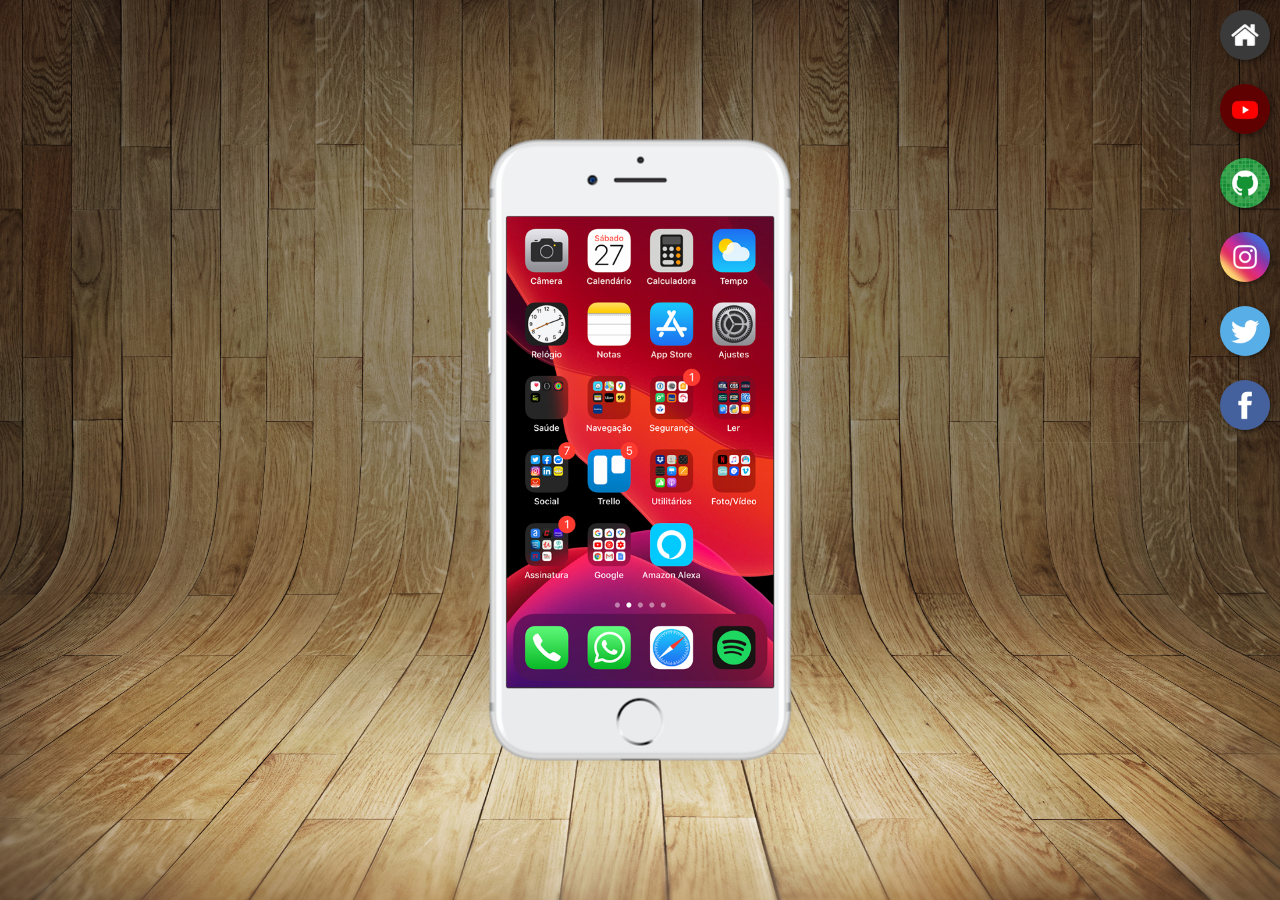
<file: index.html>
<!DOCTYPE html>
<html lang="pt-br">
<head>
    <meta charset="UTF-8">
    <meta name="viewport" content="width=device-width, initial-scale=1.0">
    <title>Projeto redes sociais</title>
    <link rel="shortcut icon" href="favicon.ico" type="image/x-icon">
    <link rel="stylesheet" href="estilos/style.css">
</head>
<body>
    <main>
        <section id="telefone">
            <iframe src="home.html" frameborder="0" name="tela" id="tela">
                Seu navegador não é cmpatível com isso.
            </iframe>
        </section>

        <section id="redes-sociais">
            <a href="home.html" target="tela"><img src="imagens/logo-home.jpg" alt="home"></a> <br>

            <a href="youtube.html" target="tela"><img src="imagens/logo-youtube.jpg" alt=""></a> <br>

            <a href="github.html" target="tela"><img src="imagens/logo-github.jpg" alt=""></a> <br>

            <a href="instagram.html" target="tela"><img src="imagens/logo-instagram.jpg" alt=""></a> <br>

            <a href="twitter.html" target="tela"><img src="imagens/logo-twitter.jpg" alt=""></a> <br>

            <a href="facebook.html" target="tela"><img src="imagens/logo-facebook.jpg" alt=""></a> <br>
        </section>
    </main>
</body>
</html>
</file>
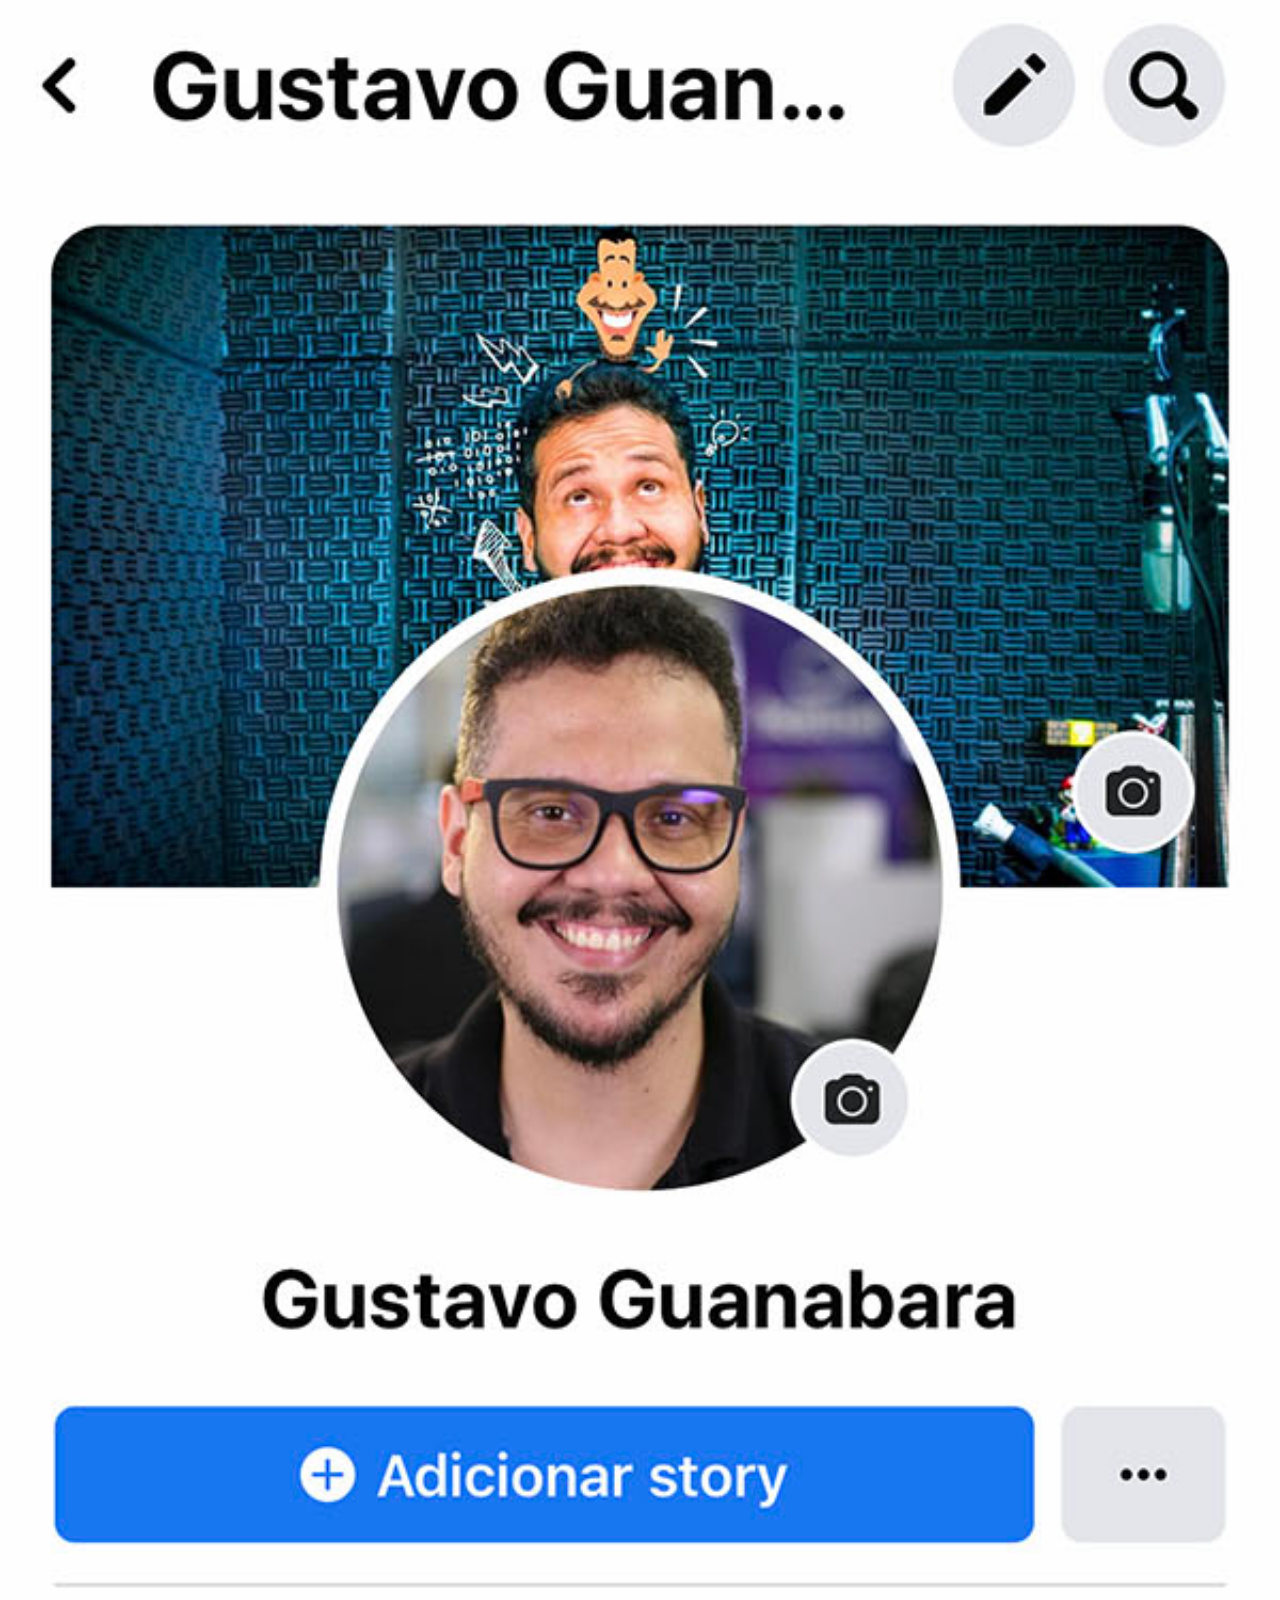
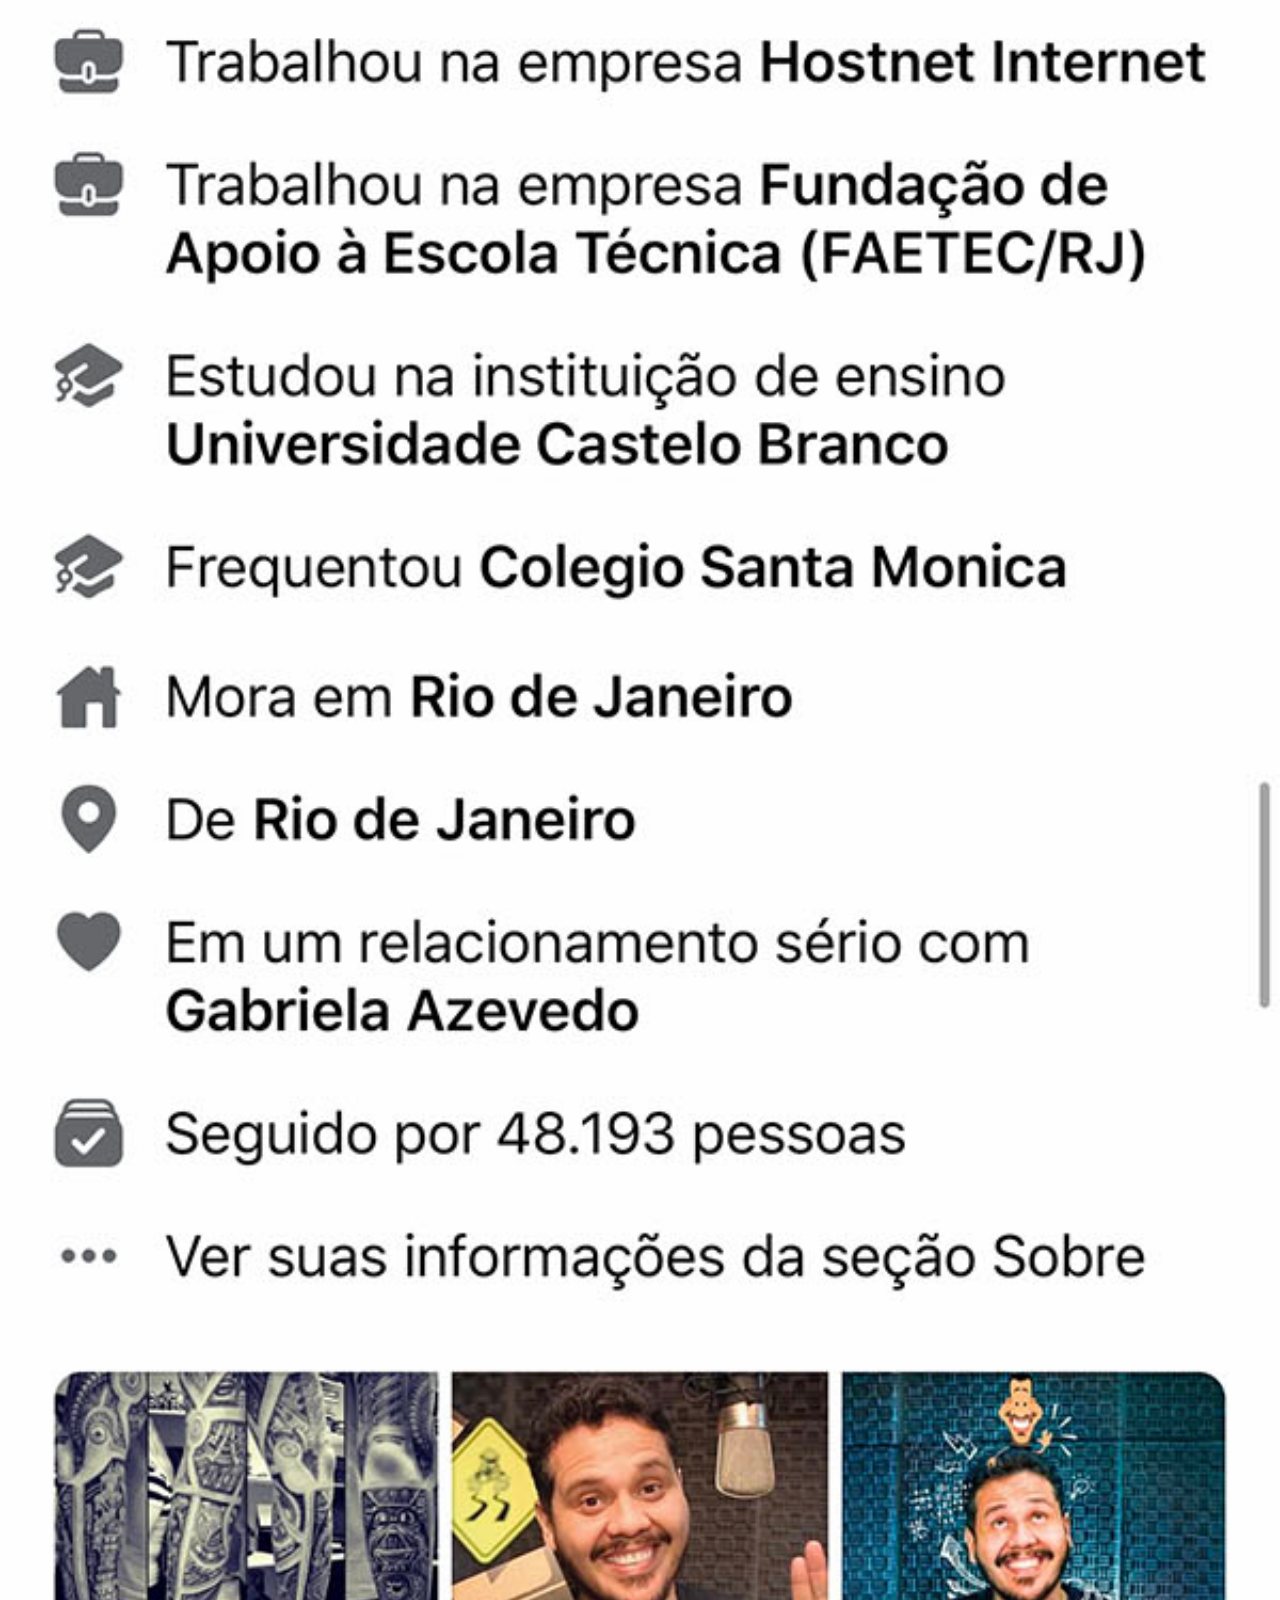
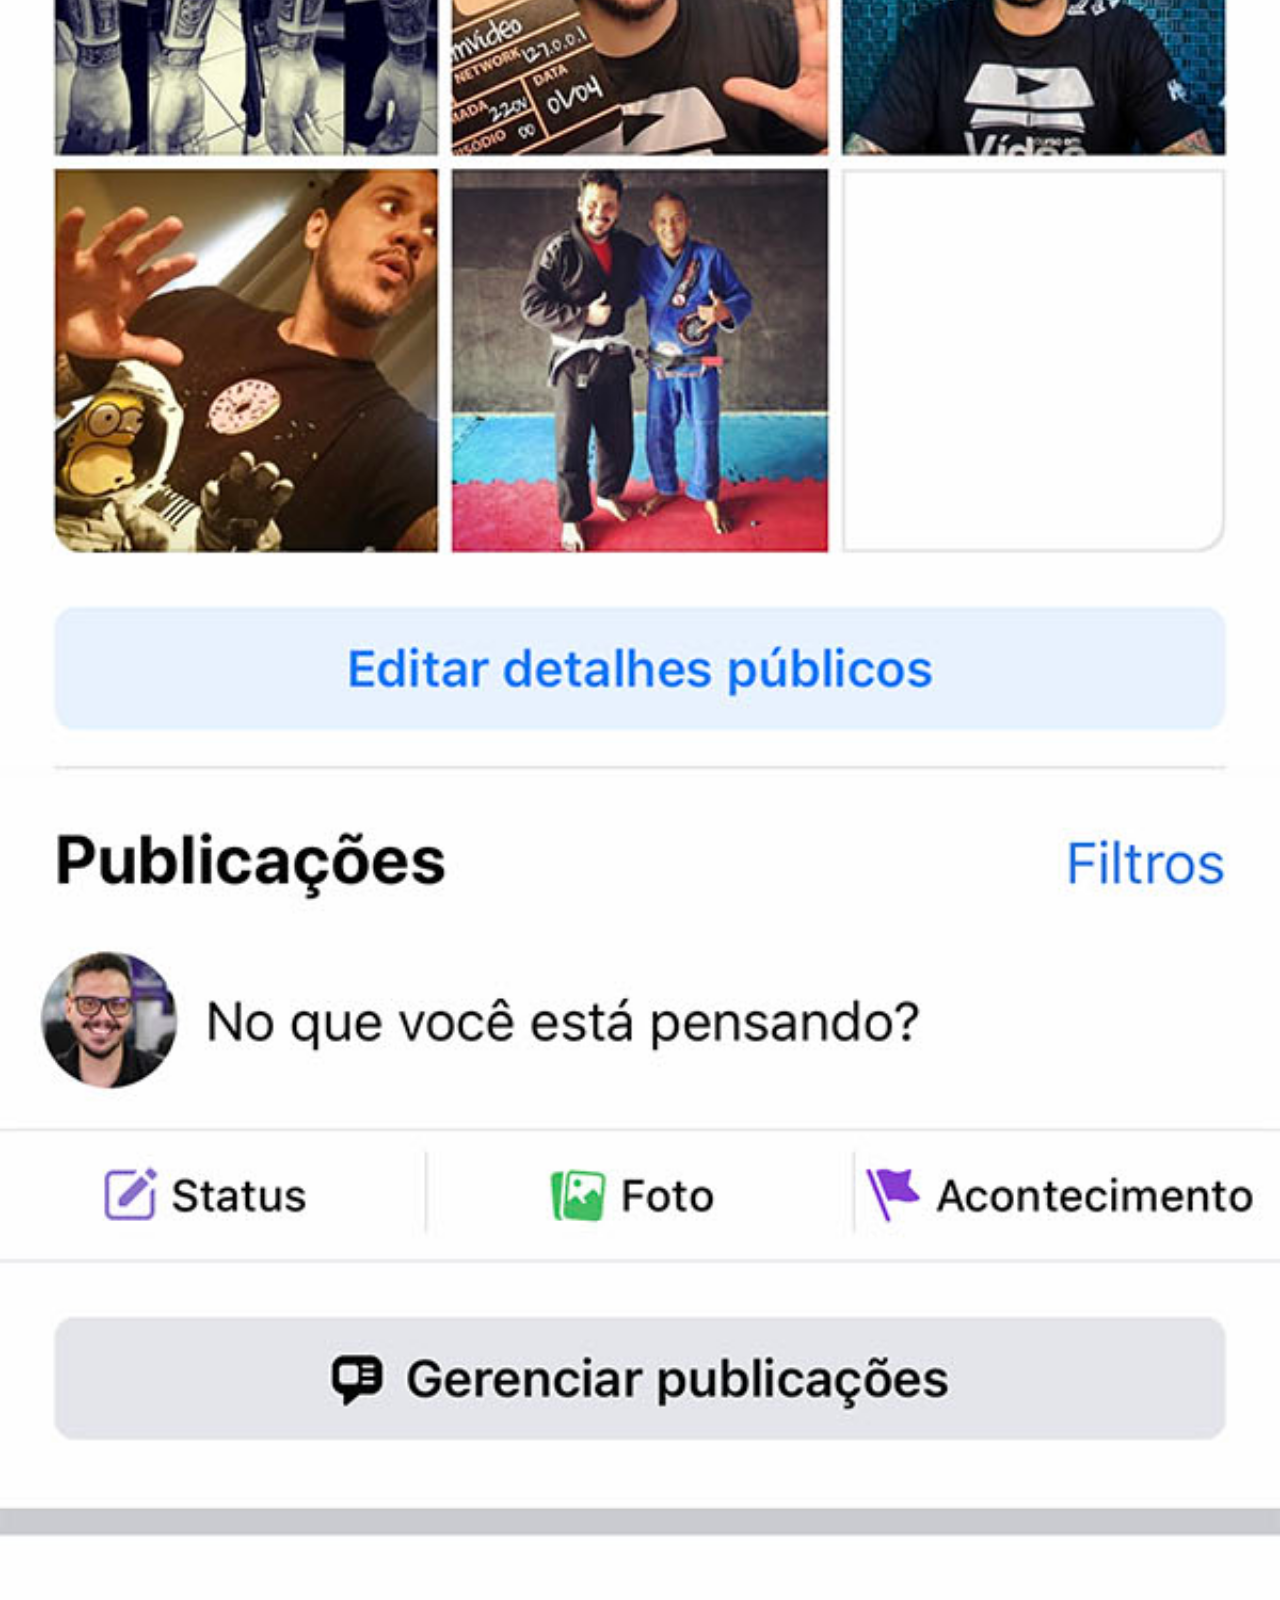
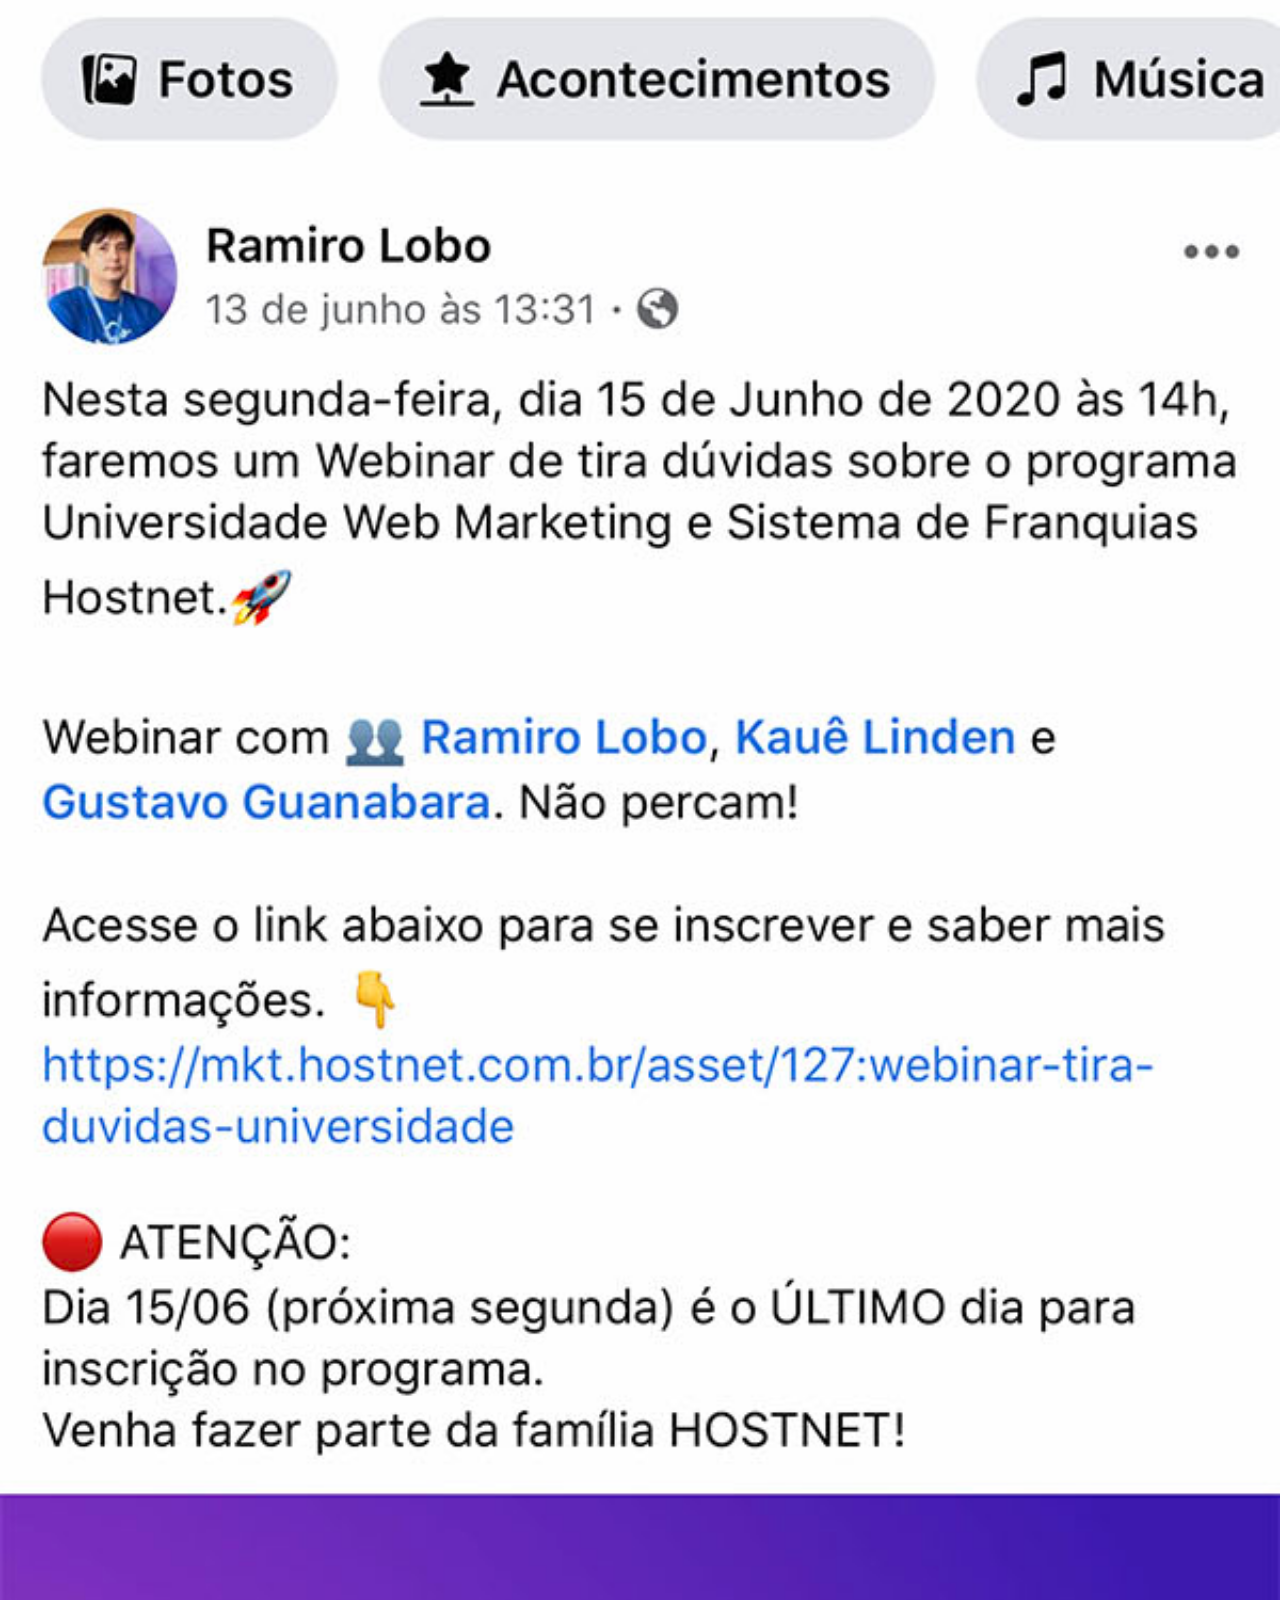
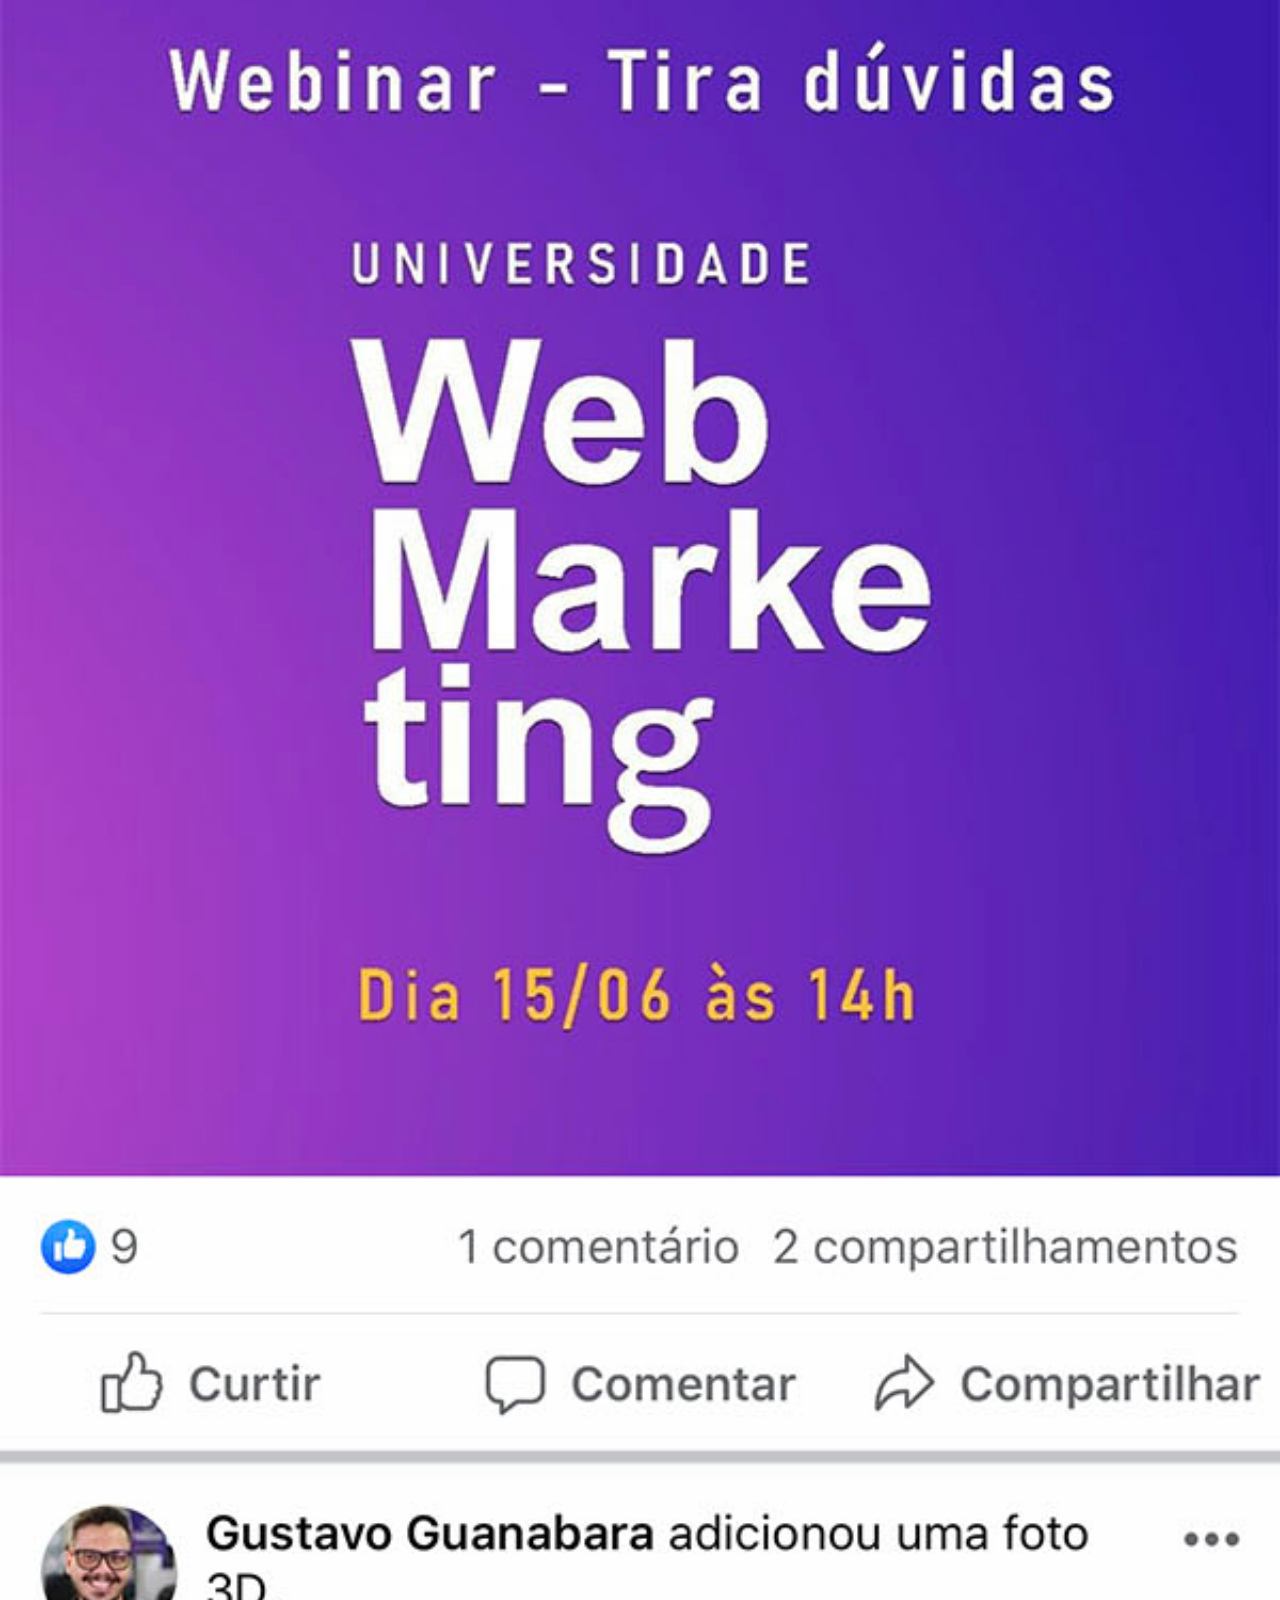
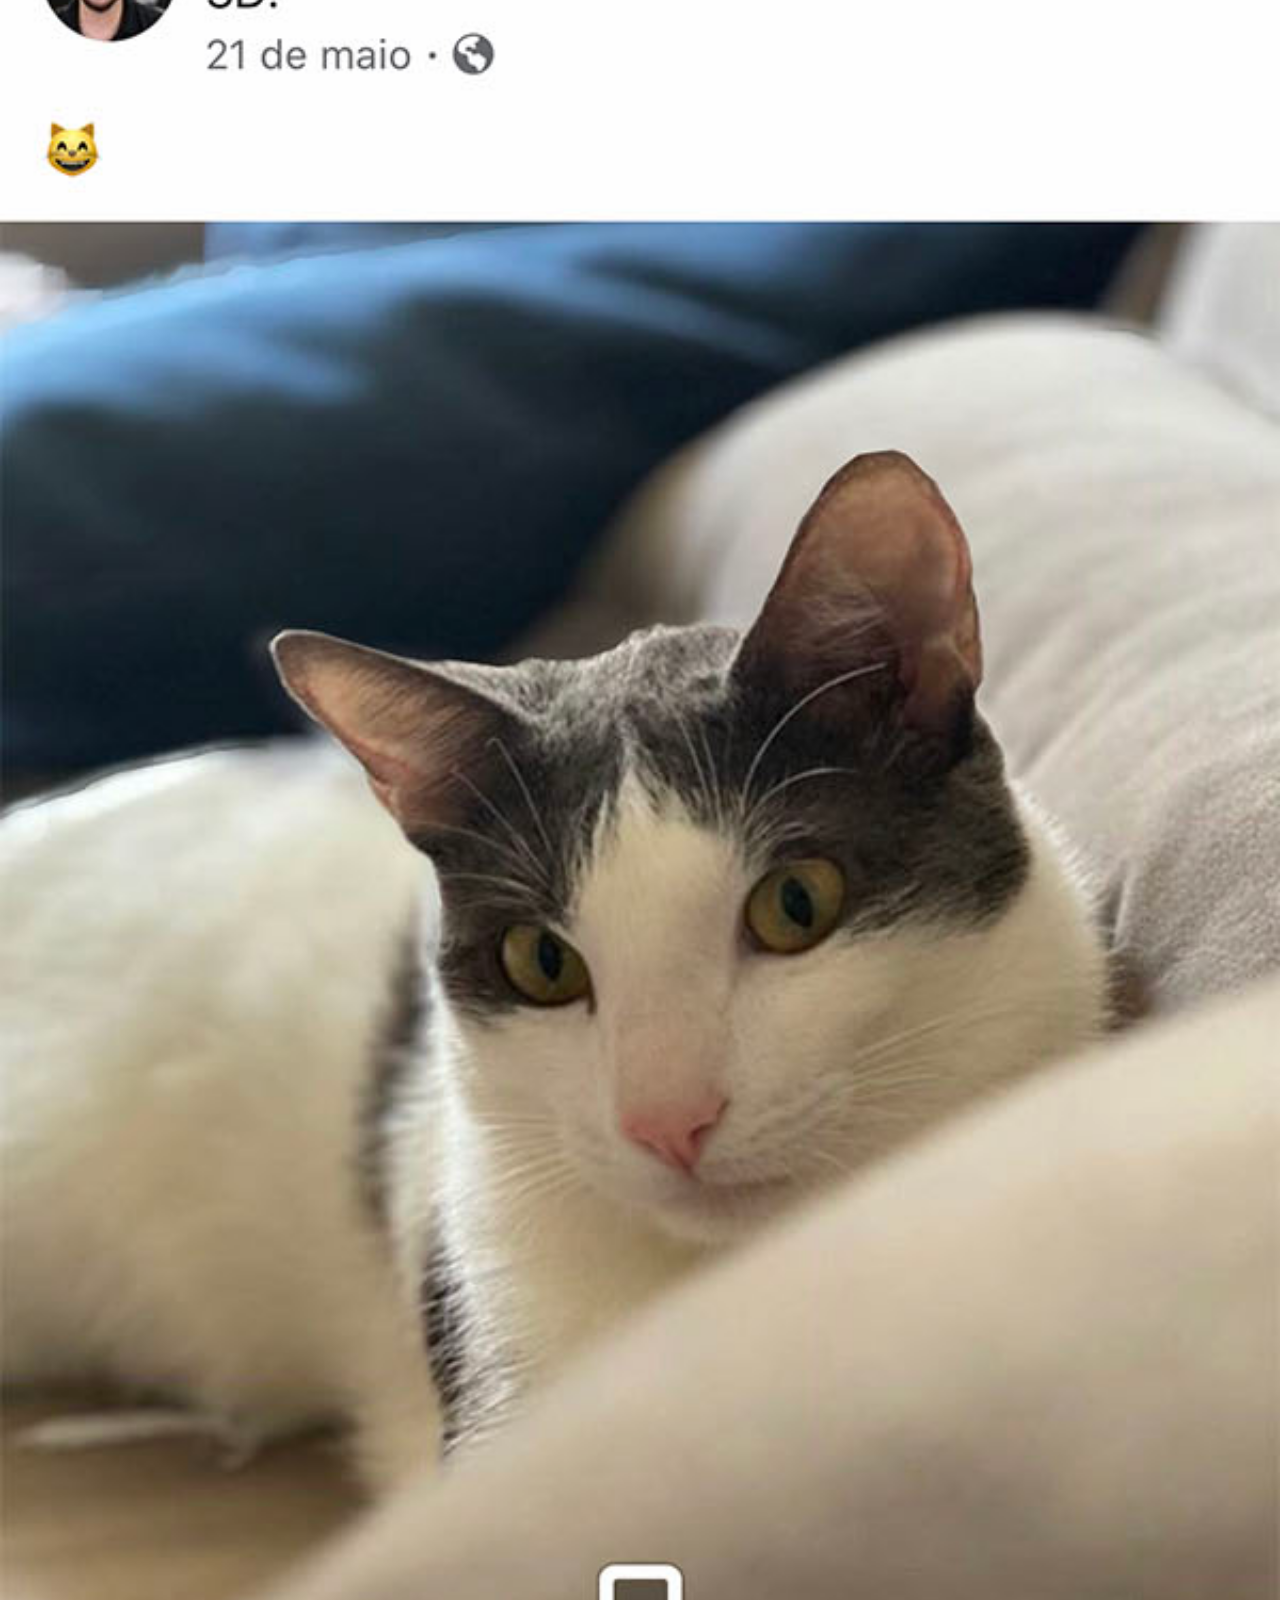
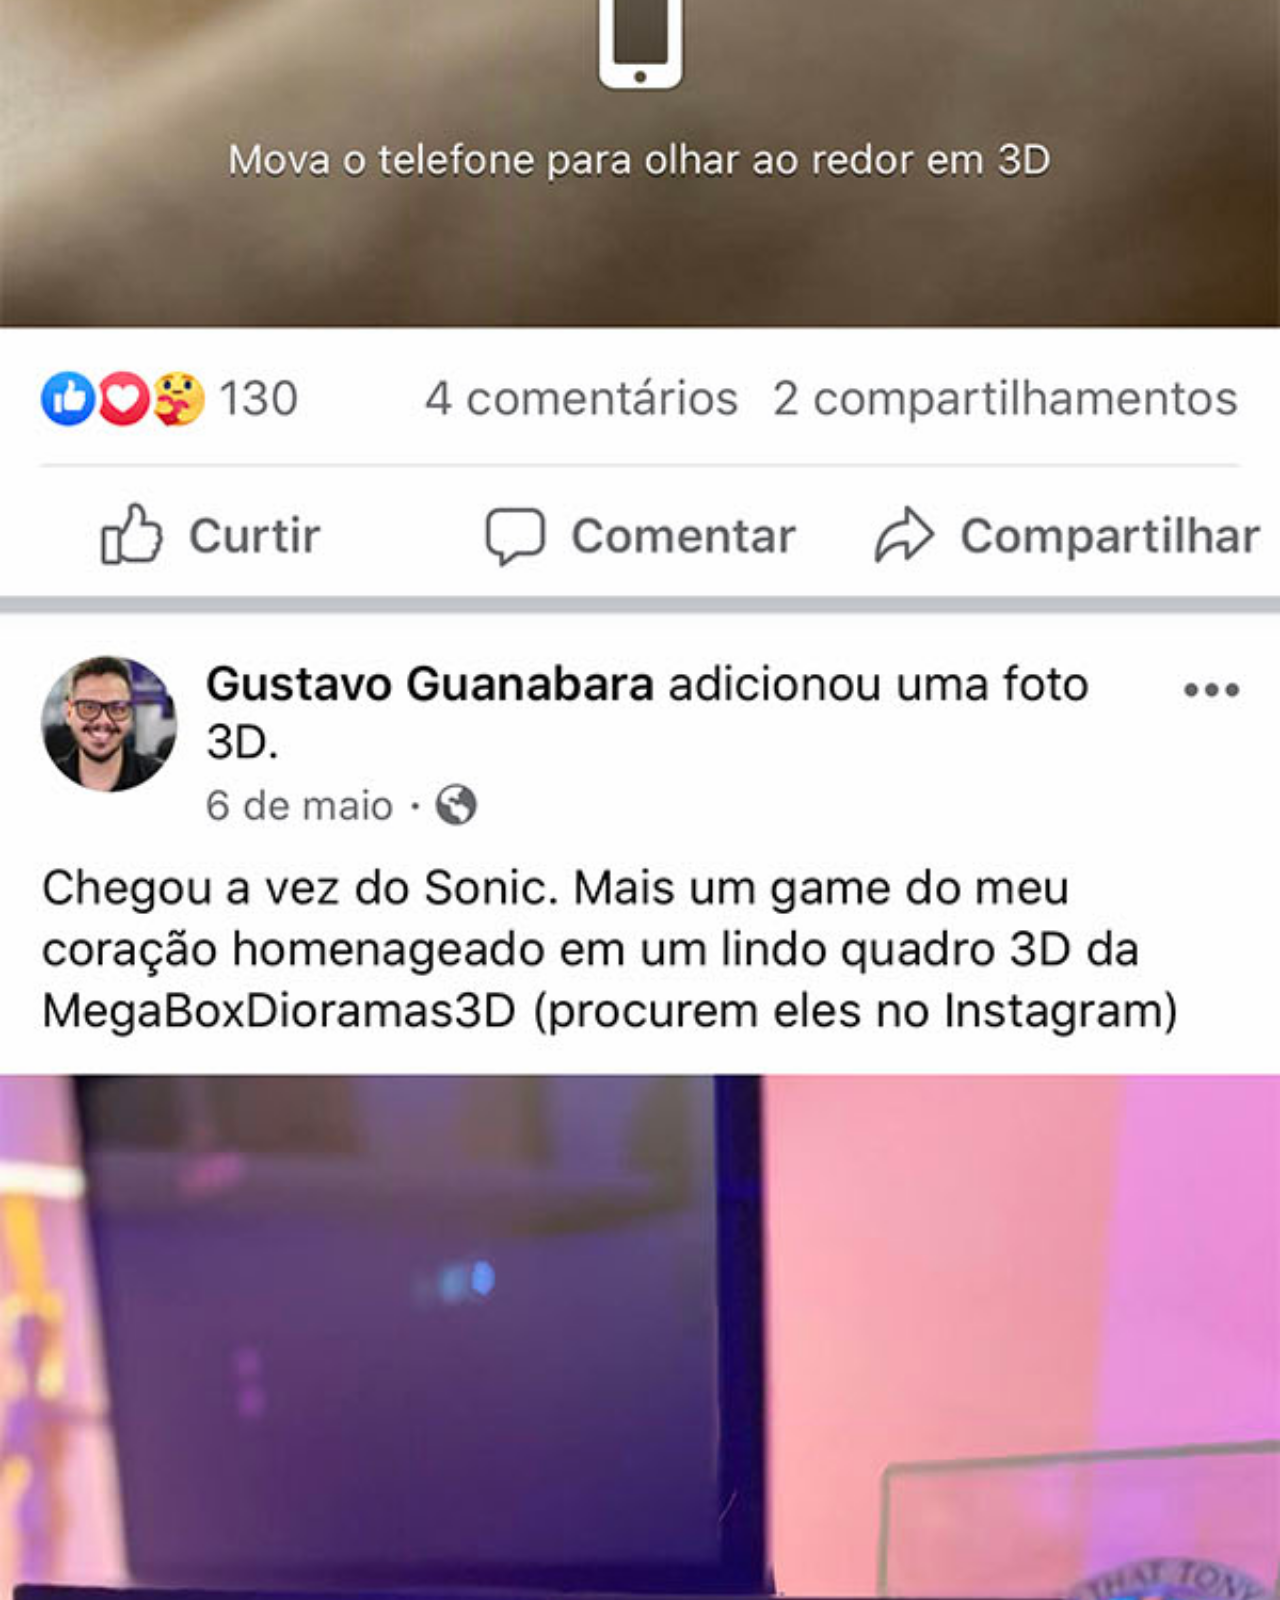
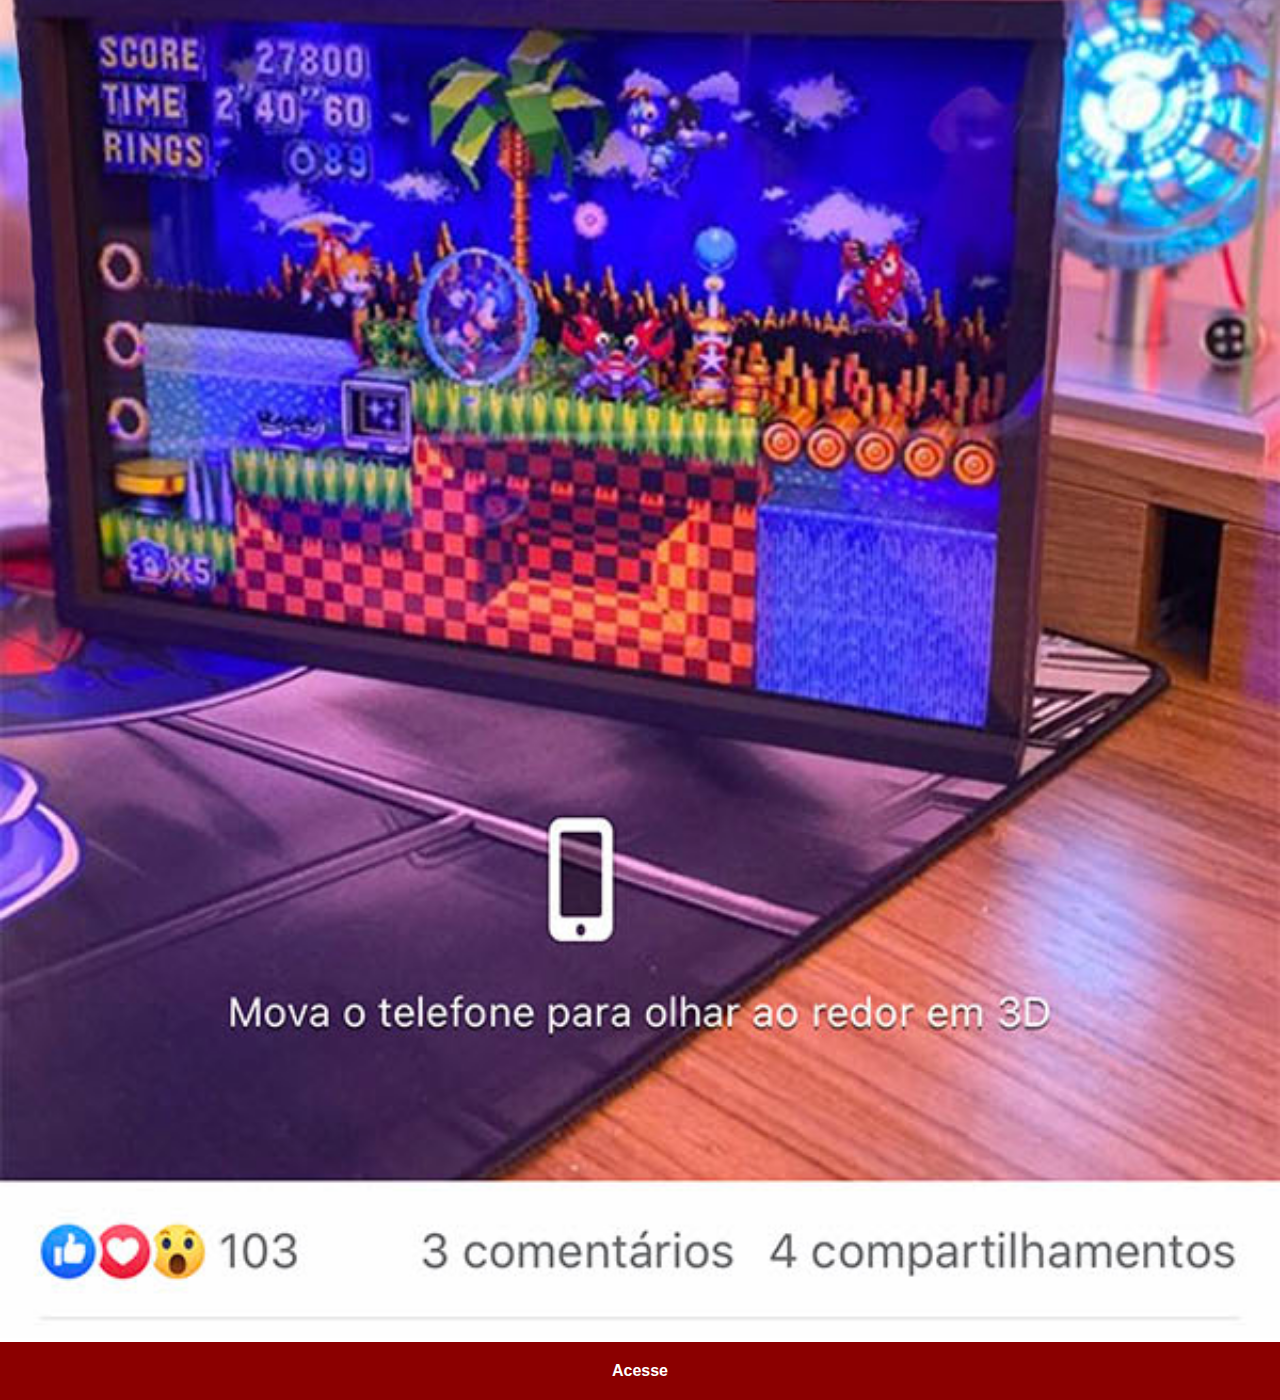
<file: facebook.html>
<!DOCTYPE html>
<html lang="pt-br">
<head>
    <meta charset="UTF-8">
    <meta name="viewport" content="width=device-width, initial-scale=1.0">
    <title>Document</title>
    <link rel="stylesheet" href="estilos/social.css">
</head>
<body>
    <img src="imagens/tela-facebook.jpg" alt="Facebook">
    <a href="https://www.facebook.com/gustavoguanabara" target="_blank">Acesse</a>
</body>
</html>
</file>
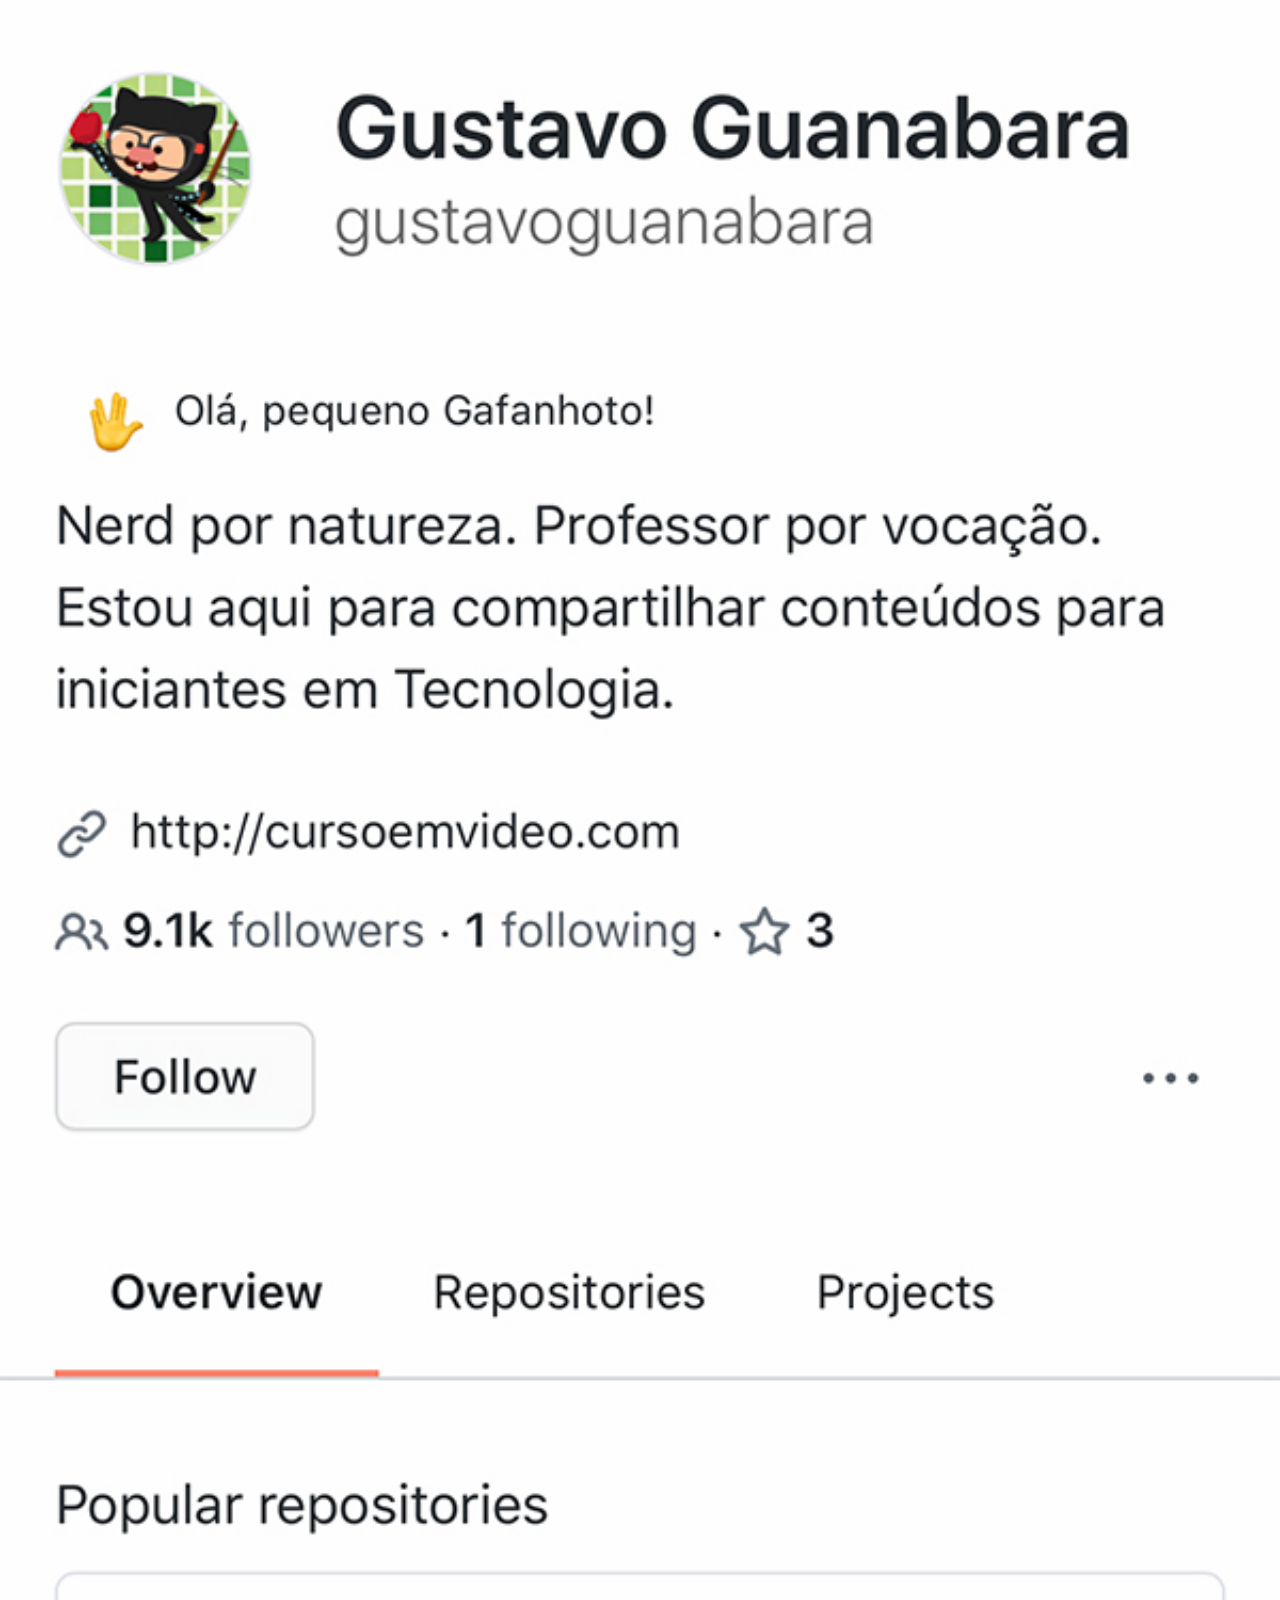
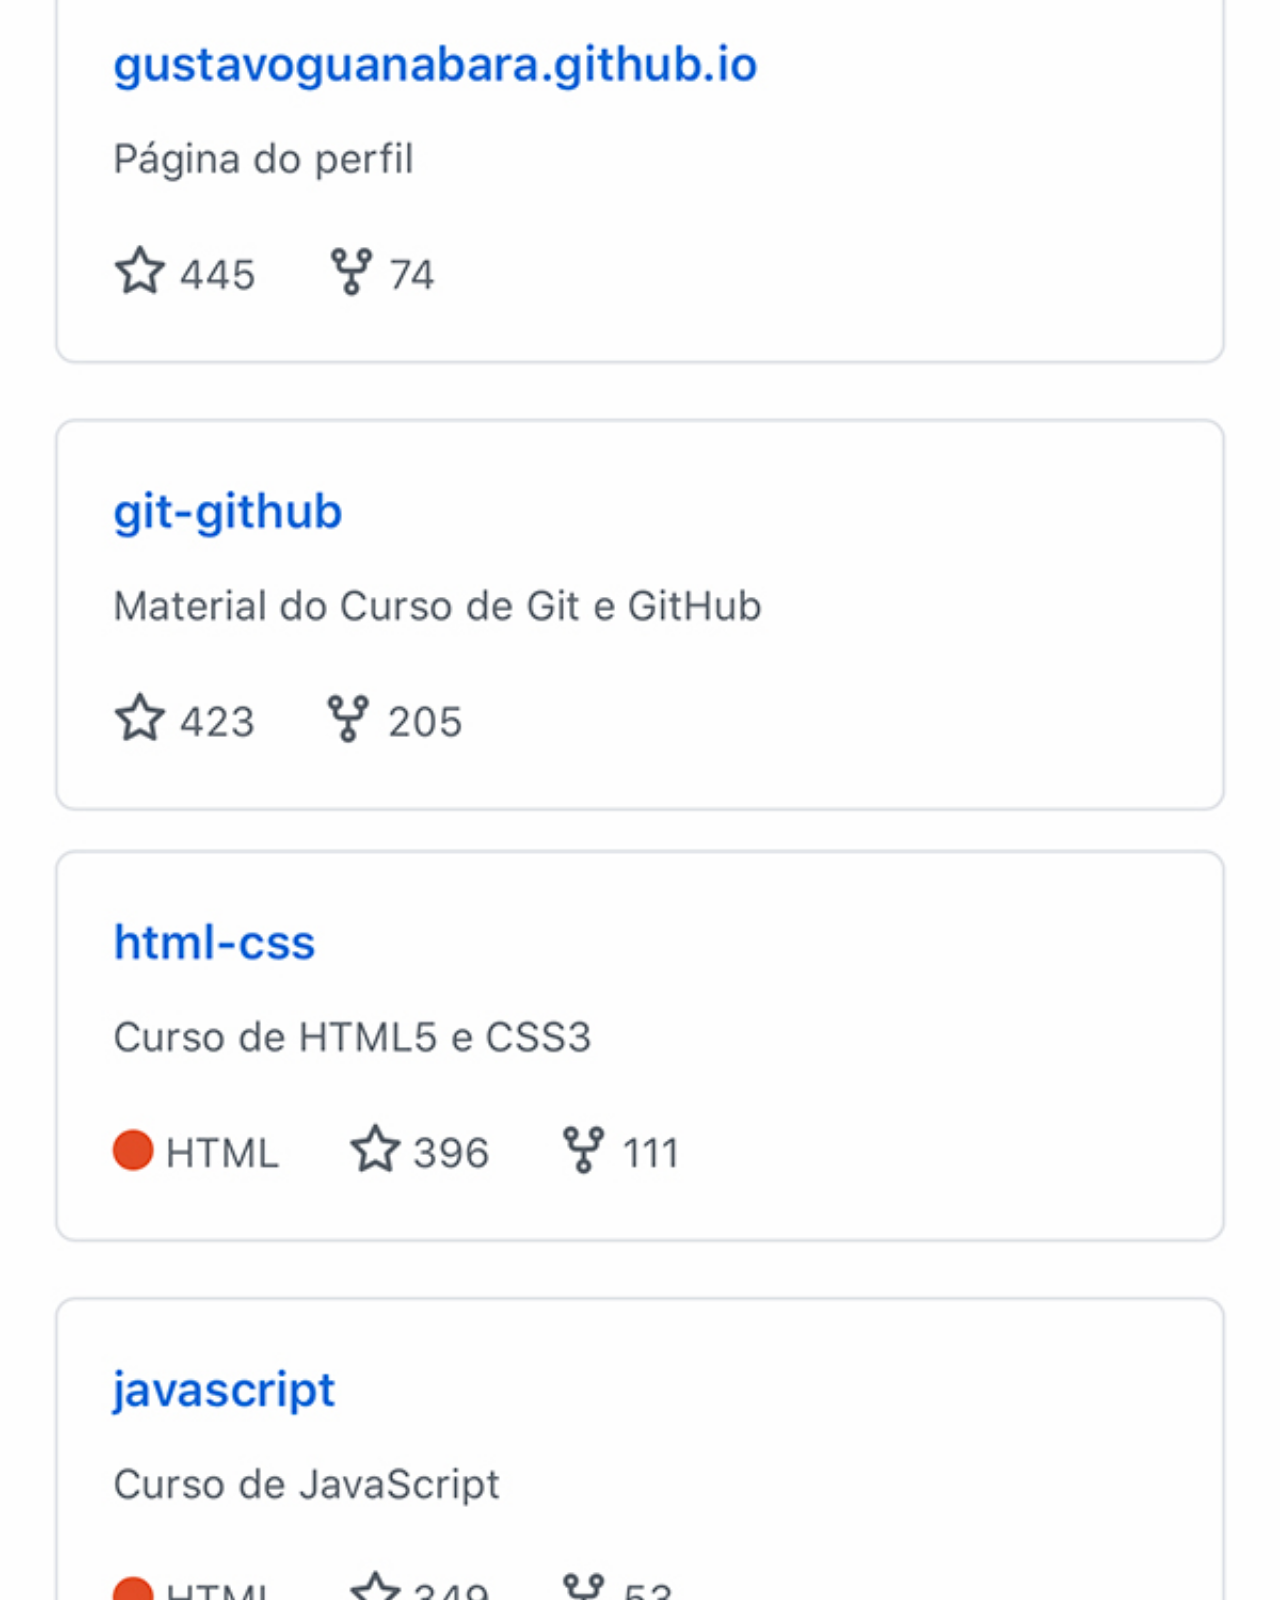
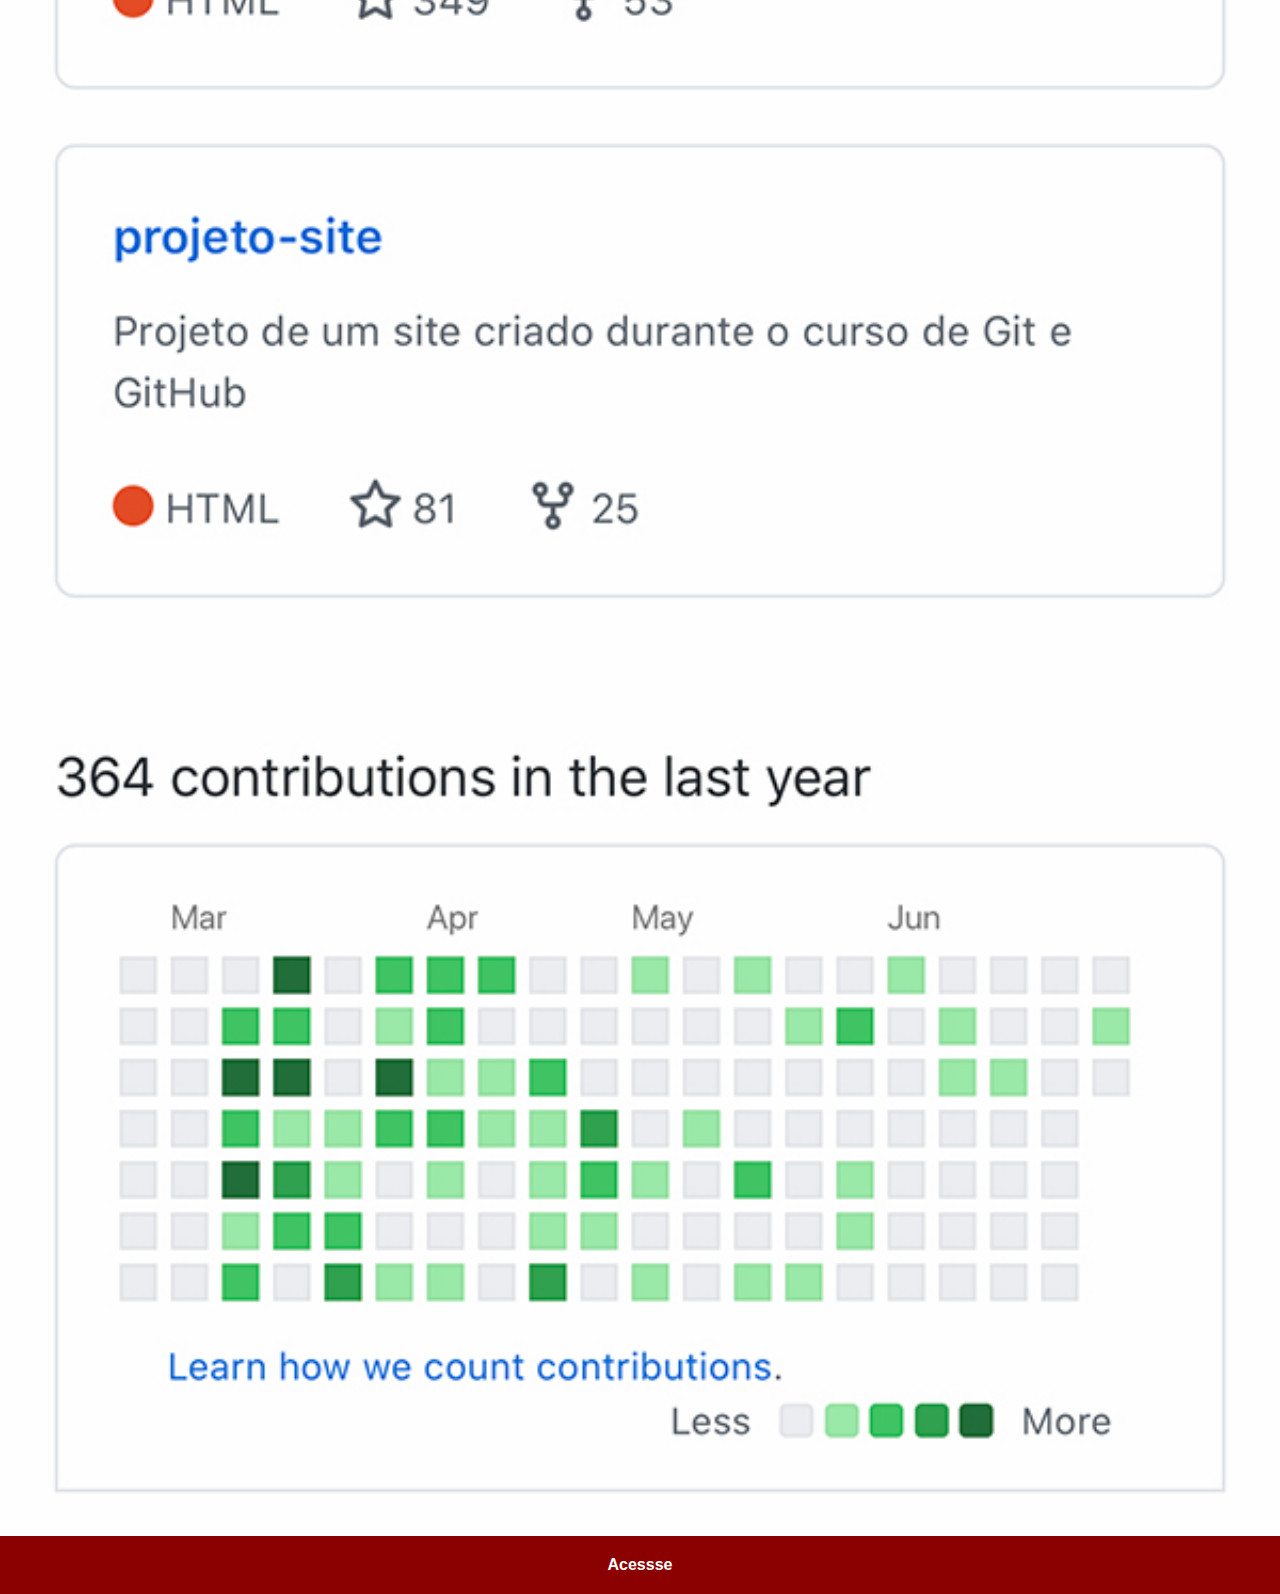
<file: github.html>
<!DOCTYPE html>
<html lang="pt-br">
<head>
    <meta charset="UTF-8">
    <meta name="viewport" content="width=device-width, initial-scale=1.0">
    <title>Document</title>
    <link rel="stylesheet" href="estilos/social.css">
</head>
<body>
    <img src="imagens/tela-github.jpg" alt="github">
    <a href="https://github.com/gustavoguanabara" target="_blank">Acessse</a>
</body>
</html>
</file>
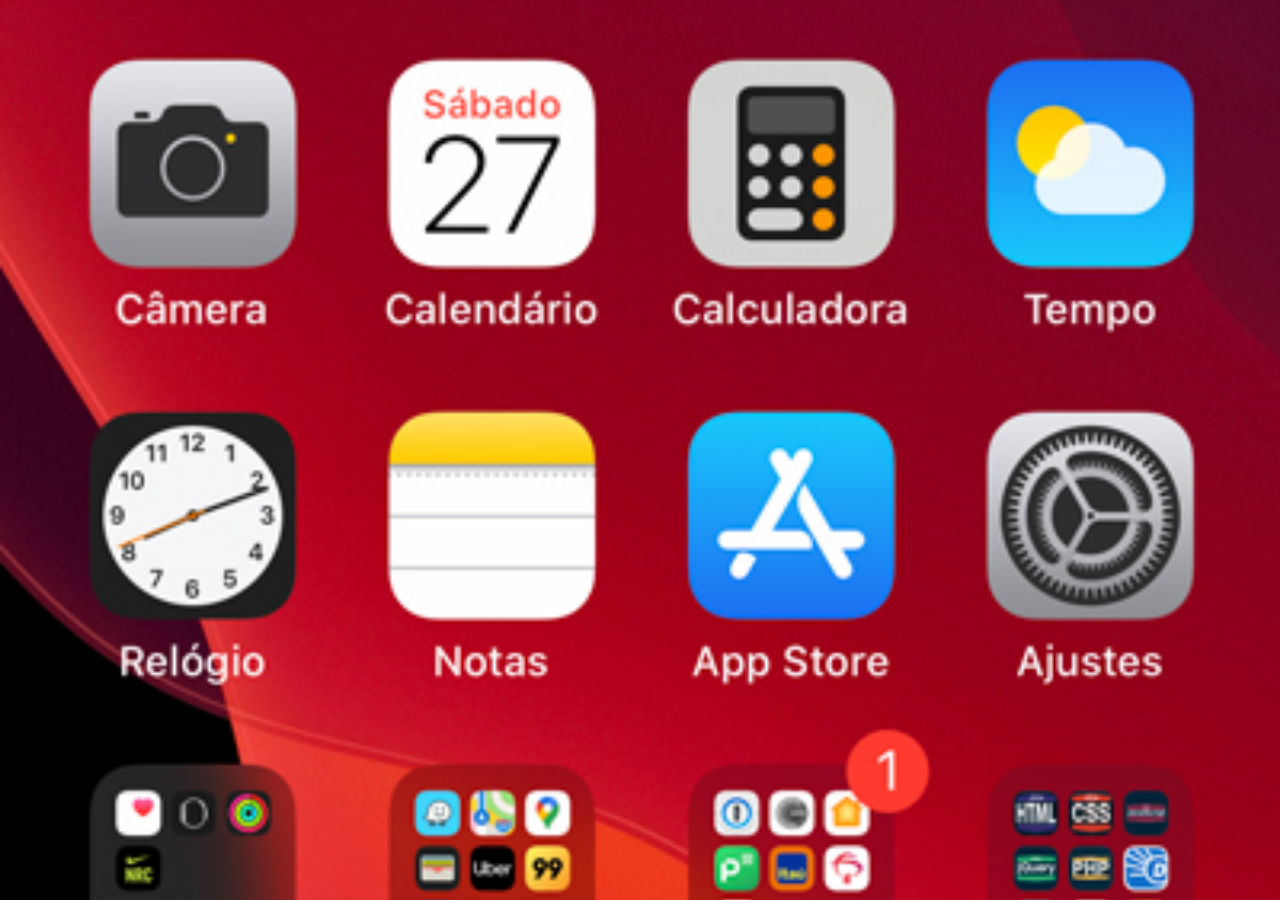
<file: home.html>
<!DOCTYPE html>
<html lang="en">
<head>
    <meta charset="UTF-8">
    <meta name="viewport" content="width=device-width, initial-scale=1.0">
    <title>Document</title>
    <style>
        *{
            padding: 0px;
            margin: 0px;
        }

        body{
            width: 100vw;
            height: 100vh;
            background: black url('imagens/tela-home.jpg') no-repeat top center;
            background-size: cover;
        }
    </style>
</head>
<body>
    
</body>
</html>
</file>
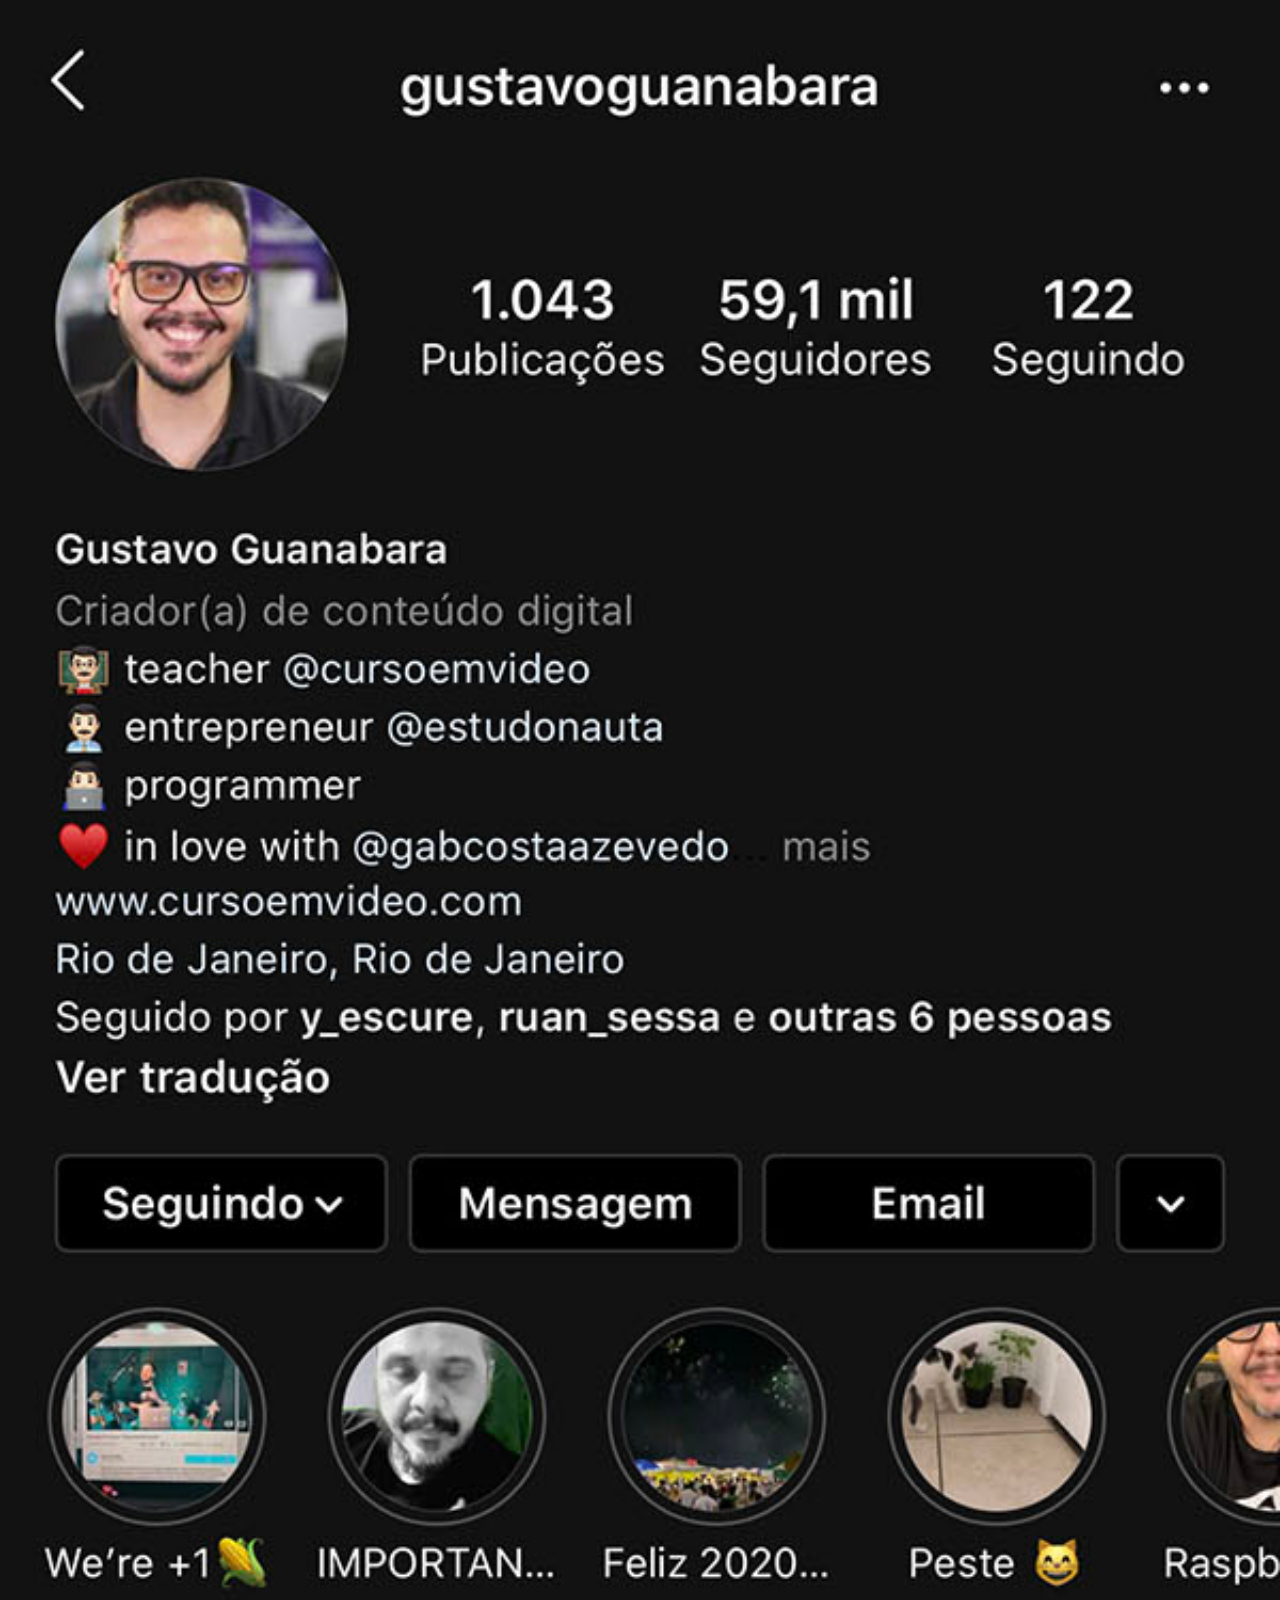
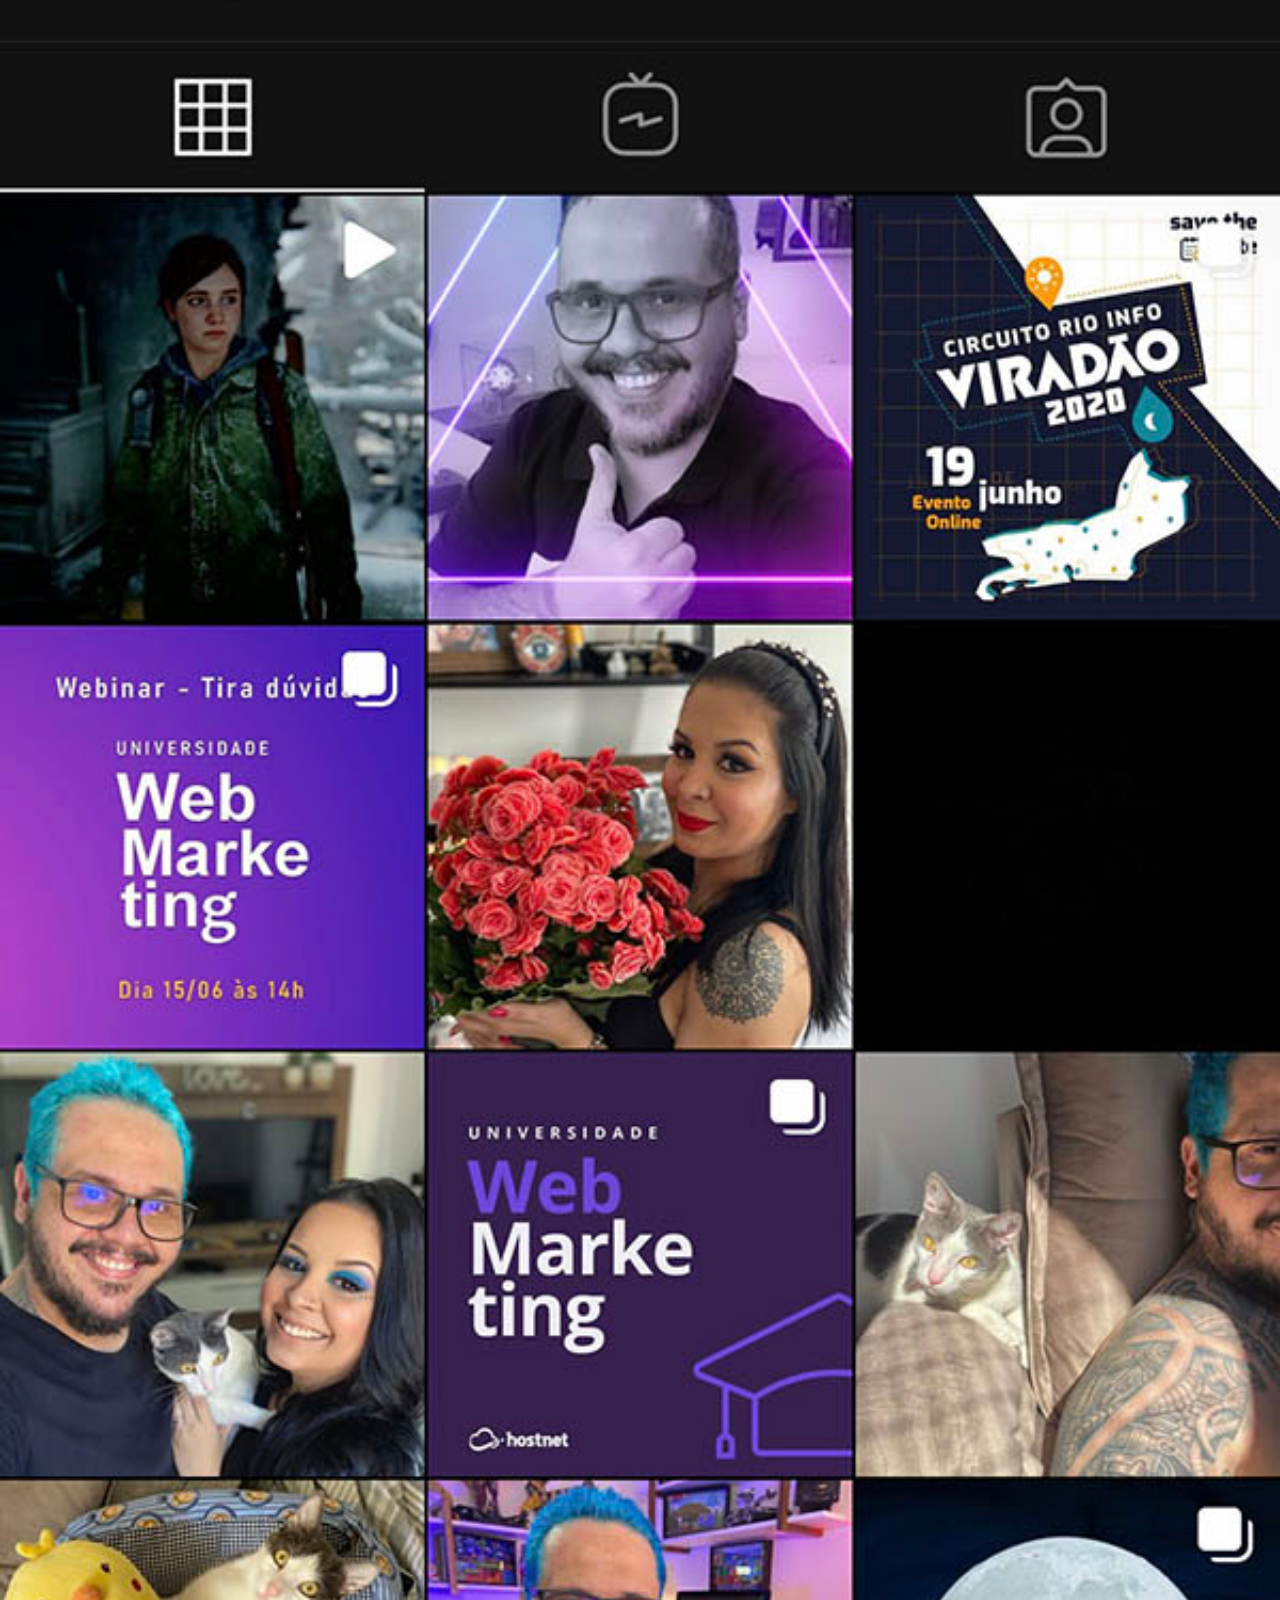
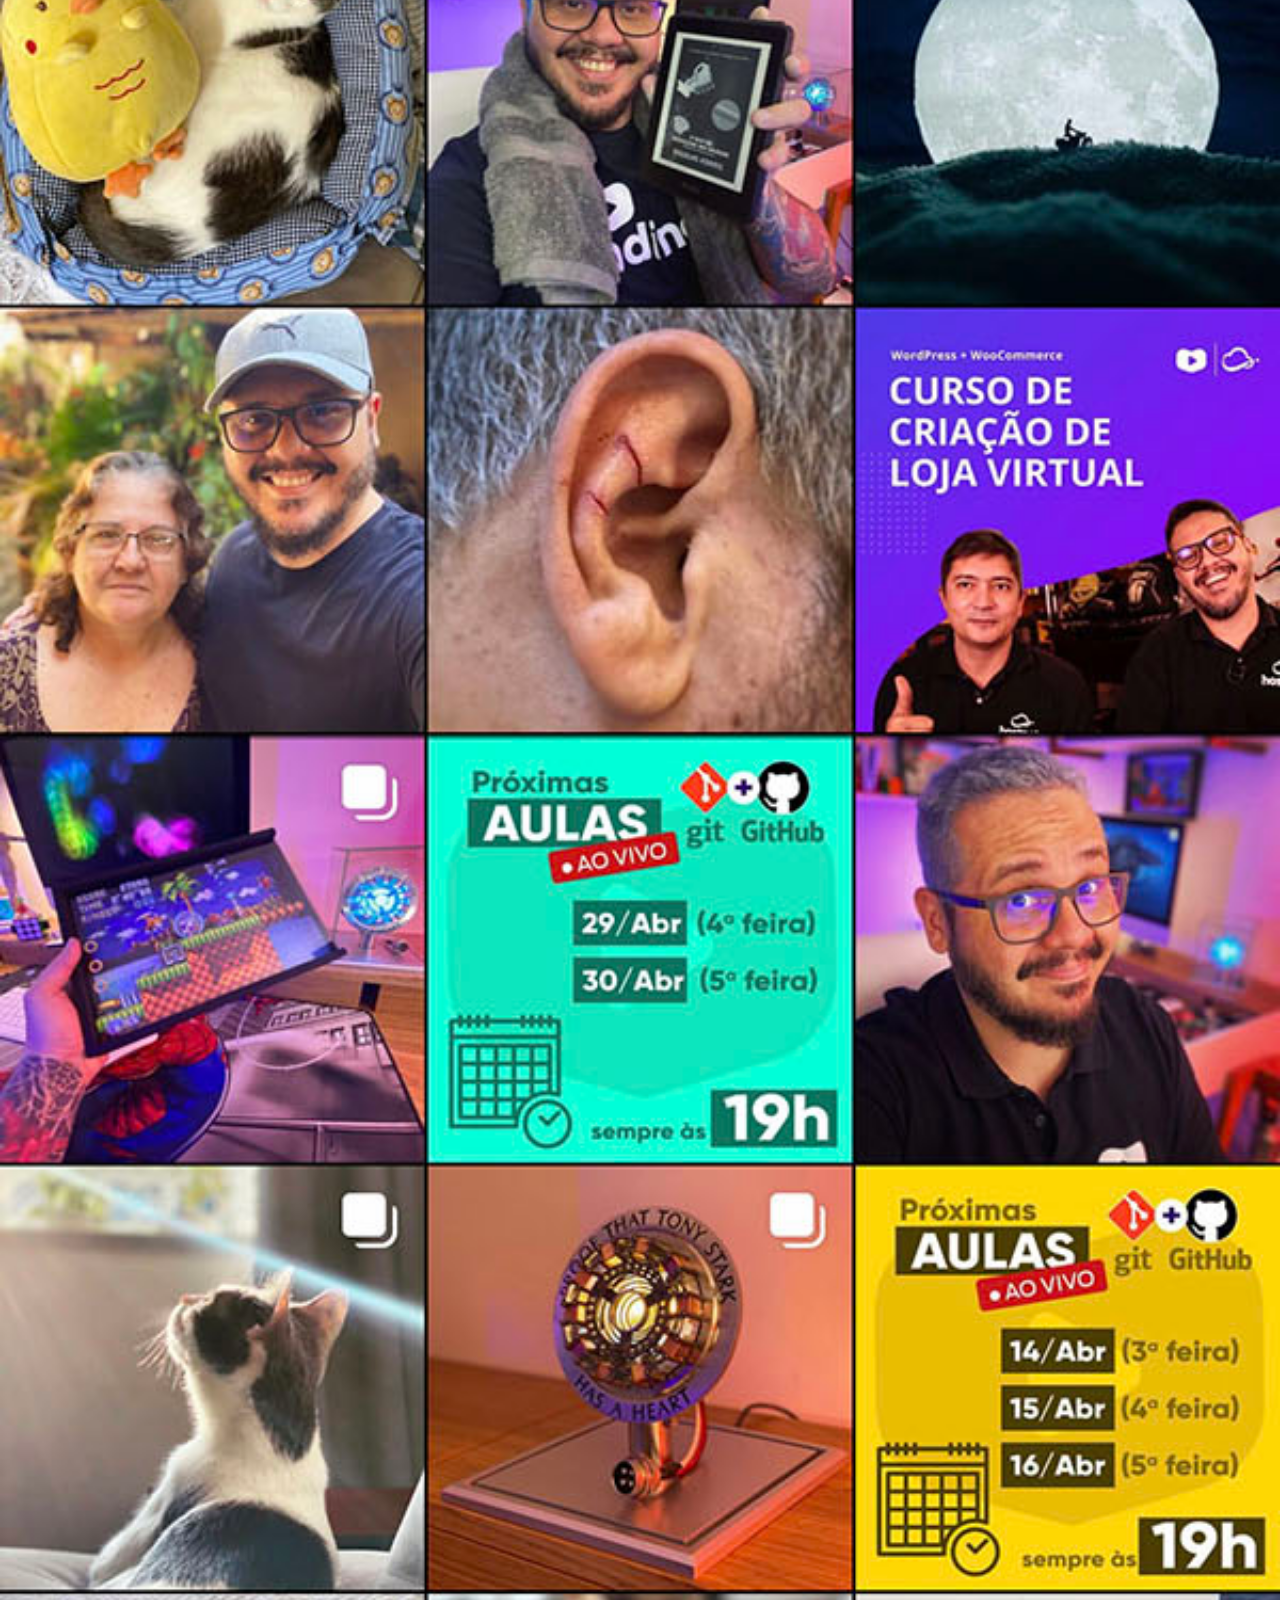
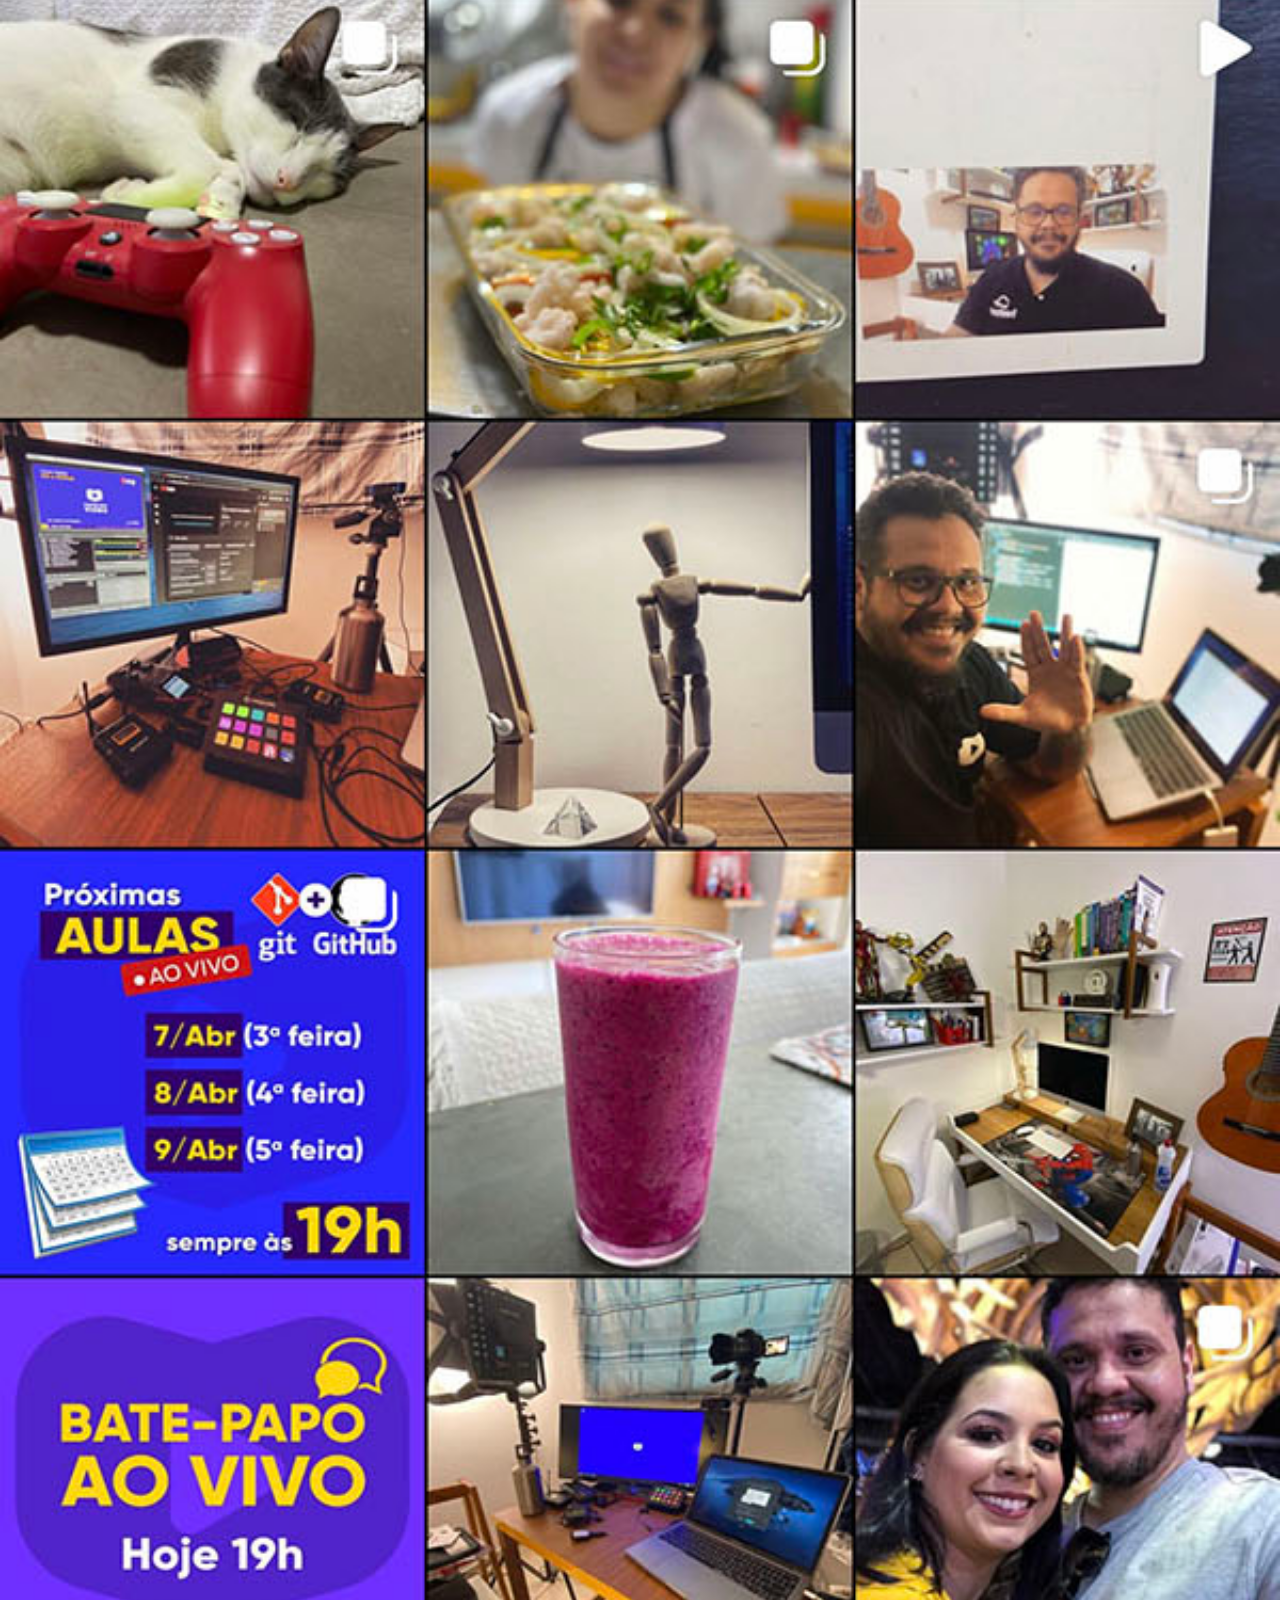
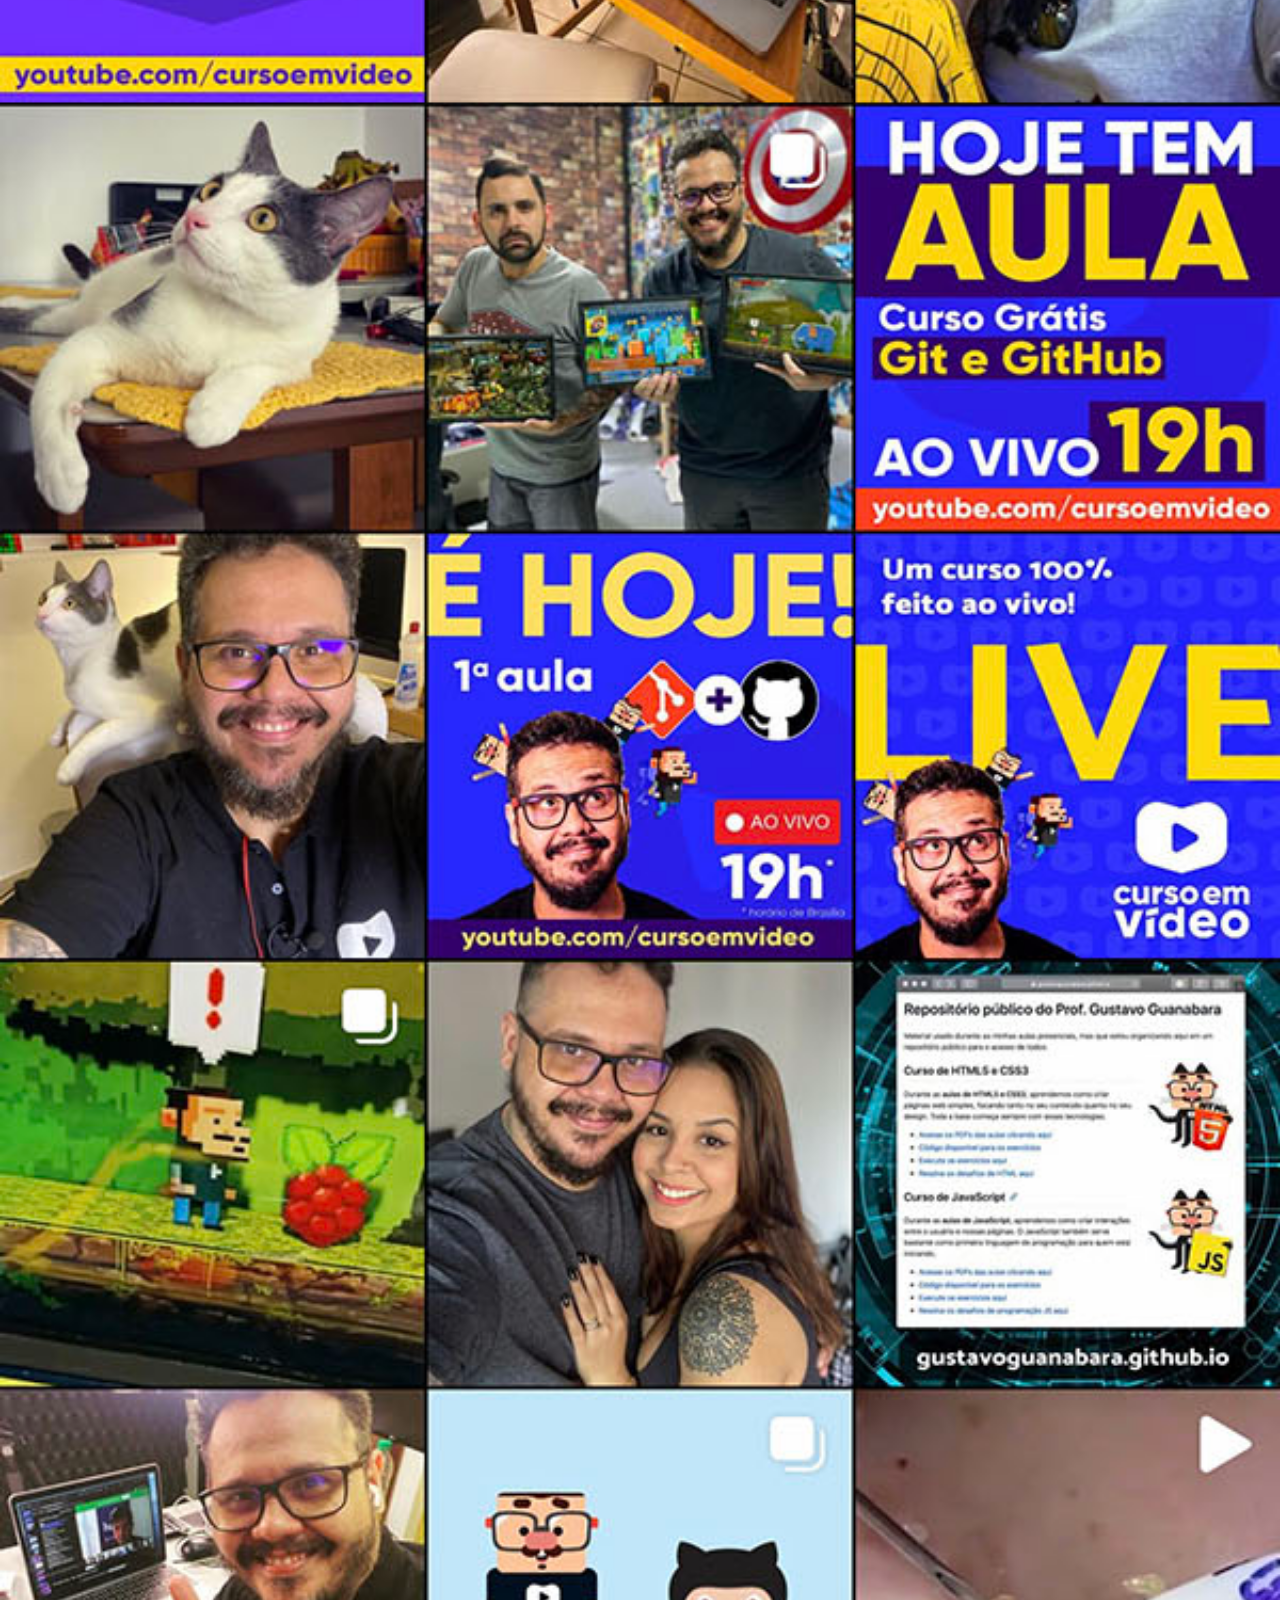
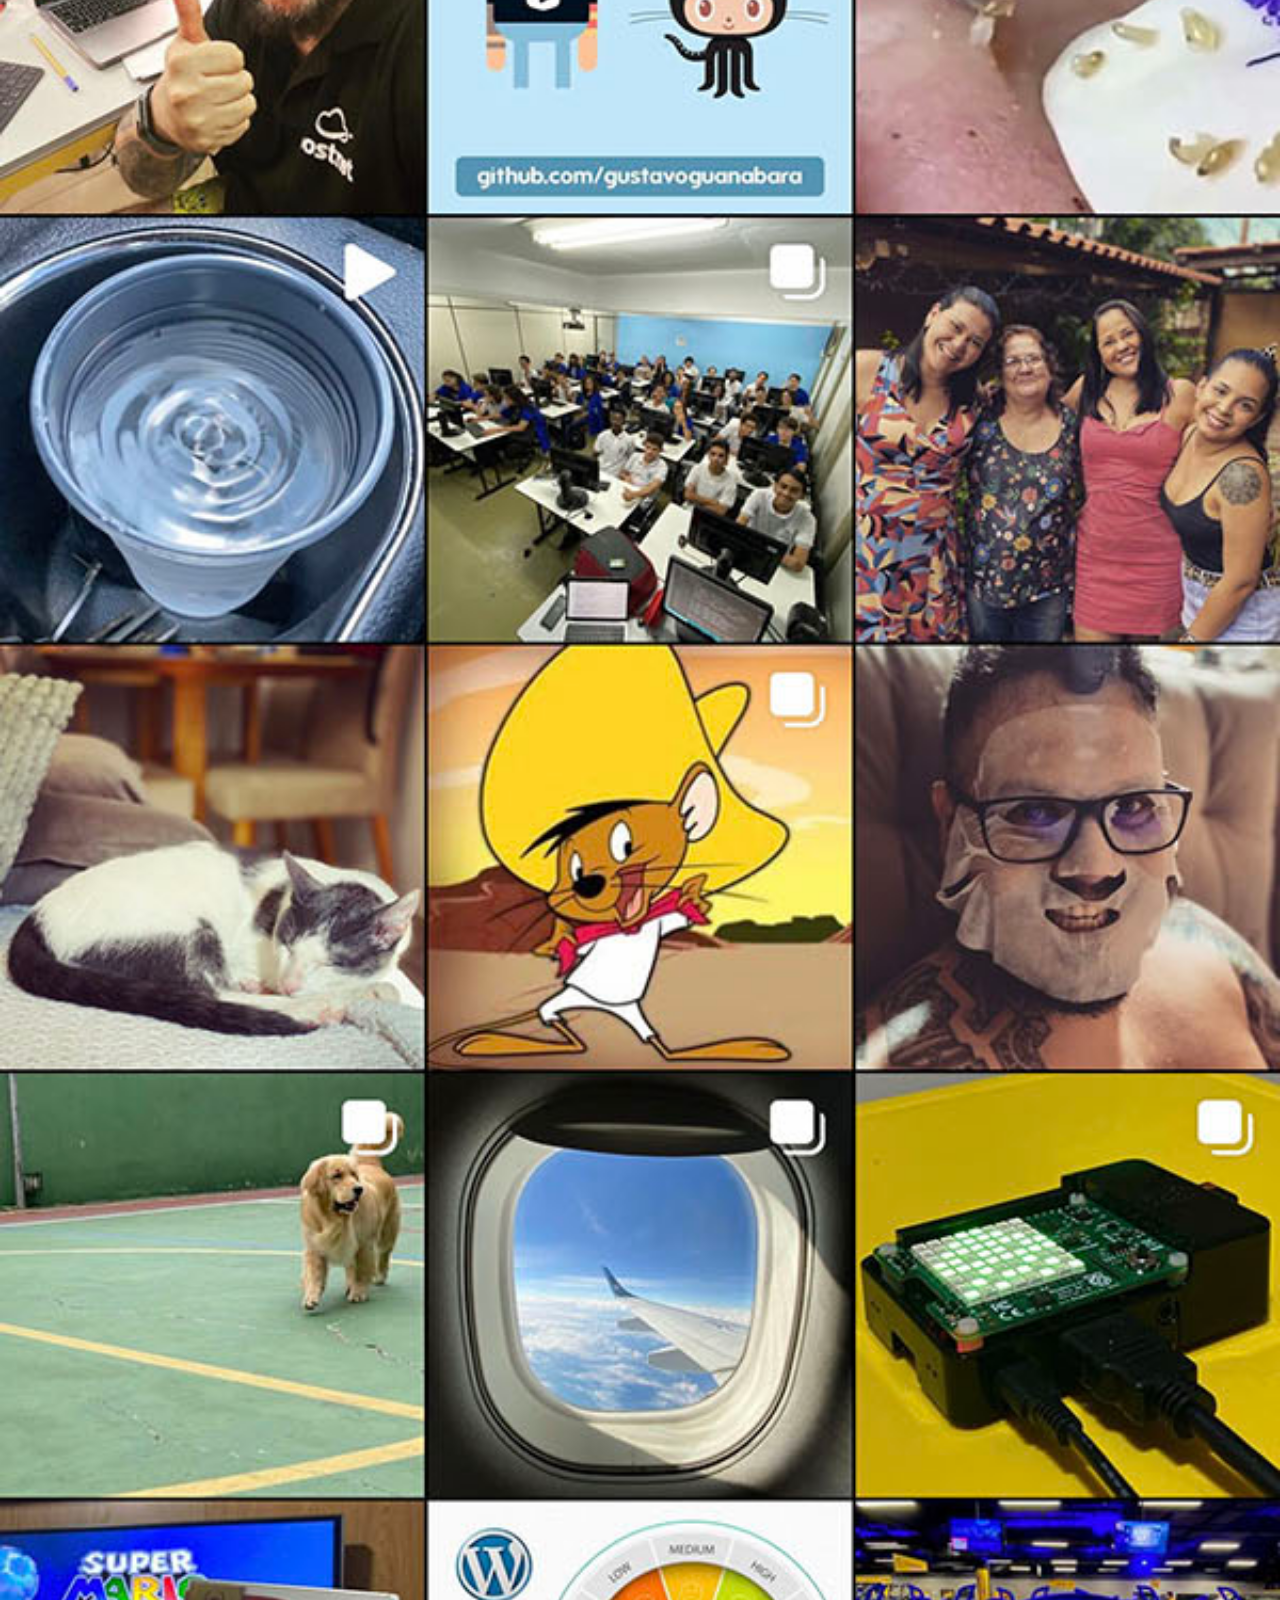
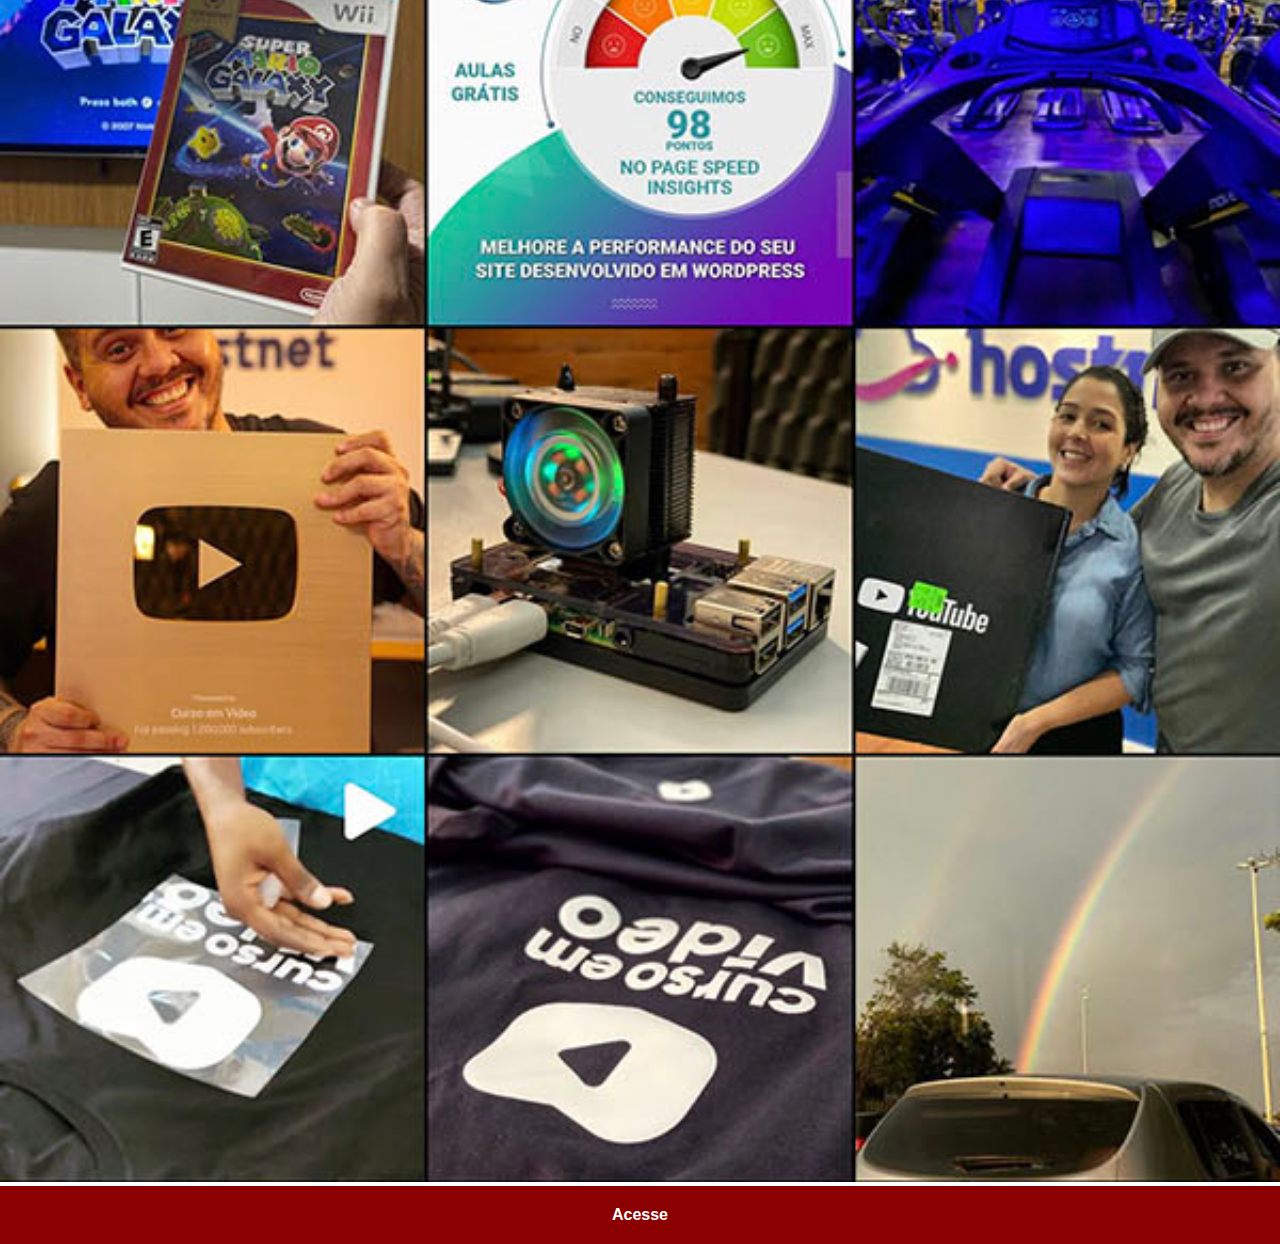
<file: instagram.html>
<!DOCTYPE html>
<html lang="pt-br">
<head>
    <meta charset="UTF-8">
    <meta name="viewport" content="width=device-width, initial-scale=1.0">
    <title>Document</title>
    <link rel="stylesheet" href="estilos/social.css">
</head>
<body>
    <img src="imagens/tela-instagram.jpg" alt="instagram">
    <a href="https://www.instagram.com/gustavoguanabara/?hl=pt-br" target="_blank">Acesse</a>
</body>
</html>
</file>
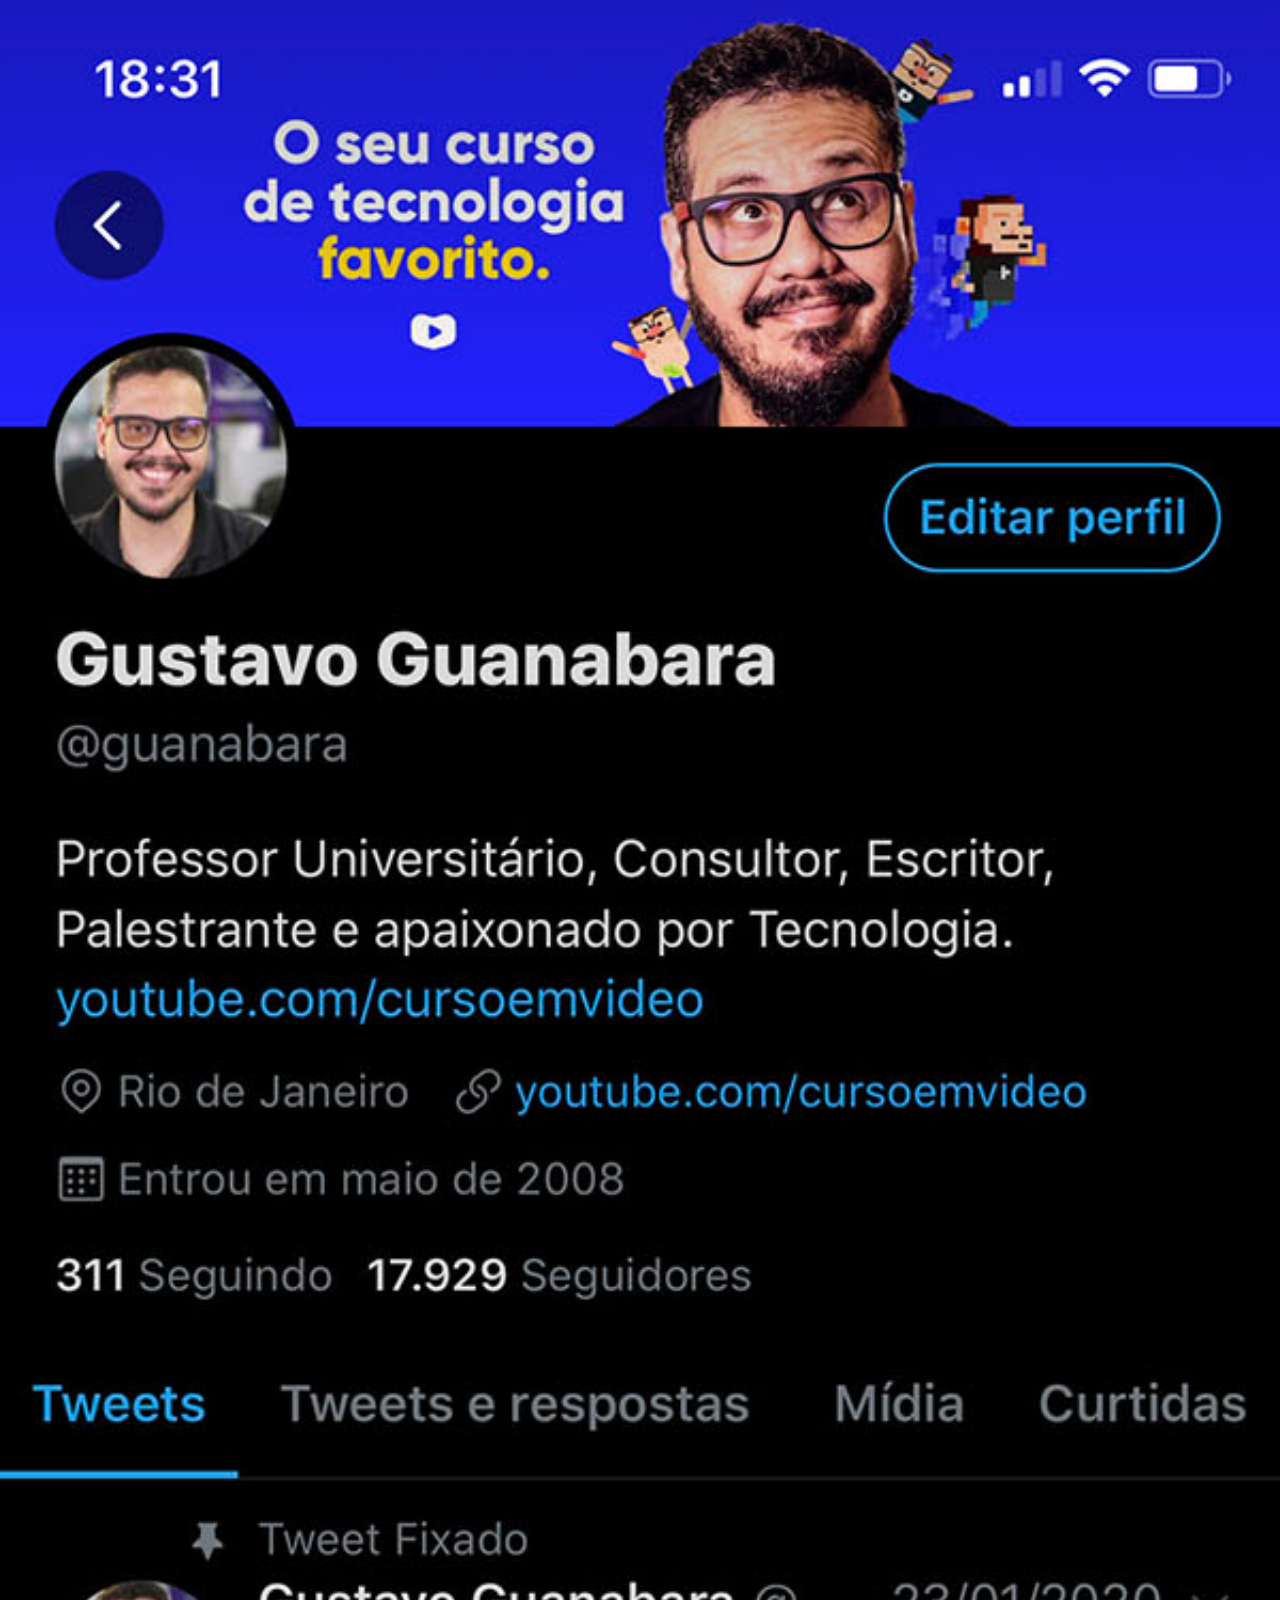
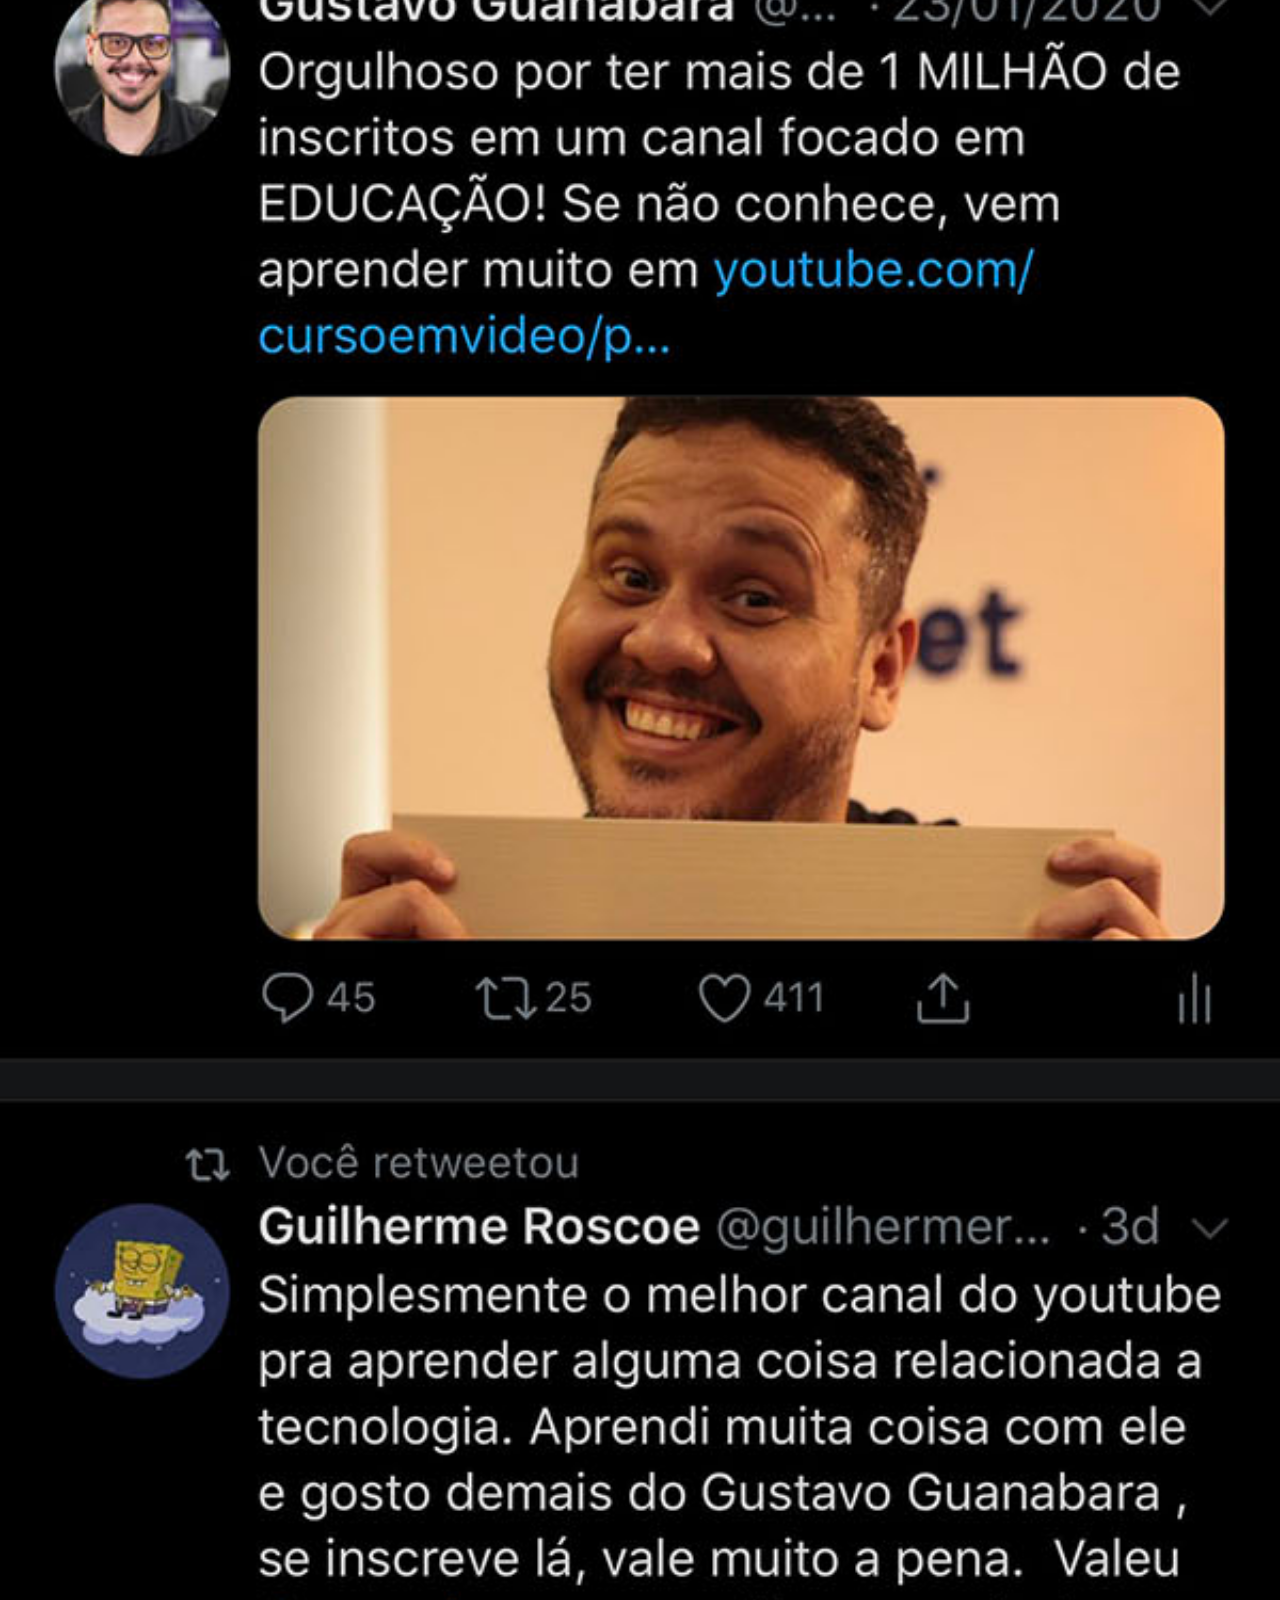
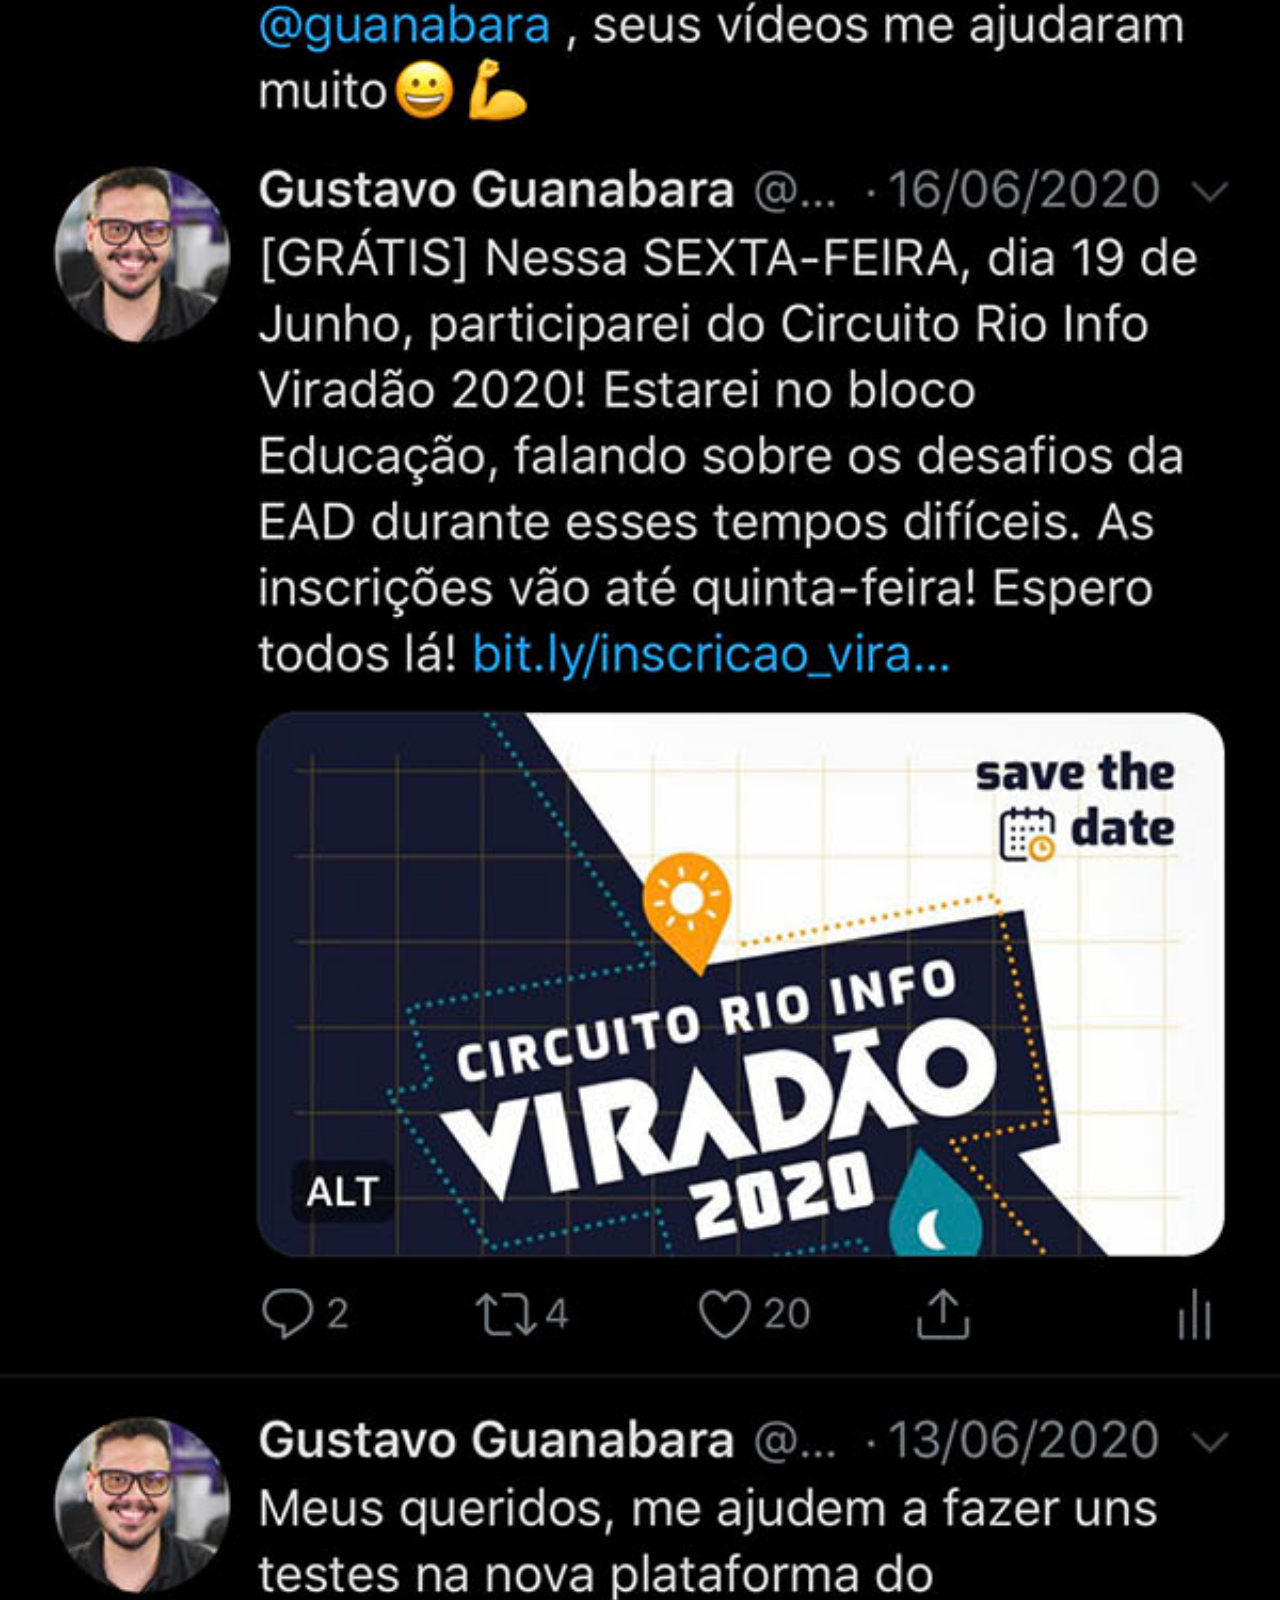
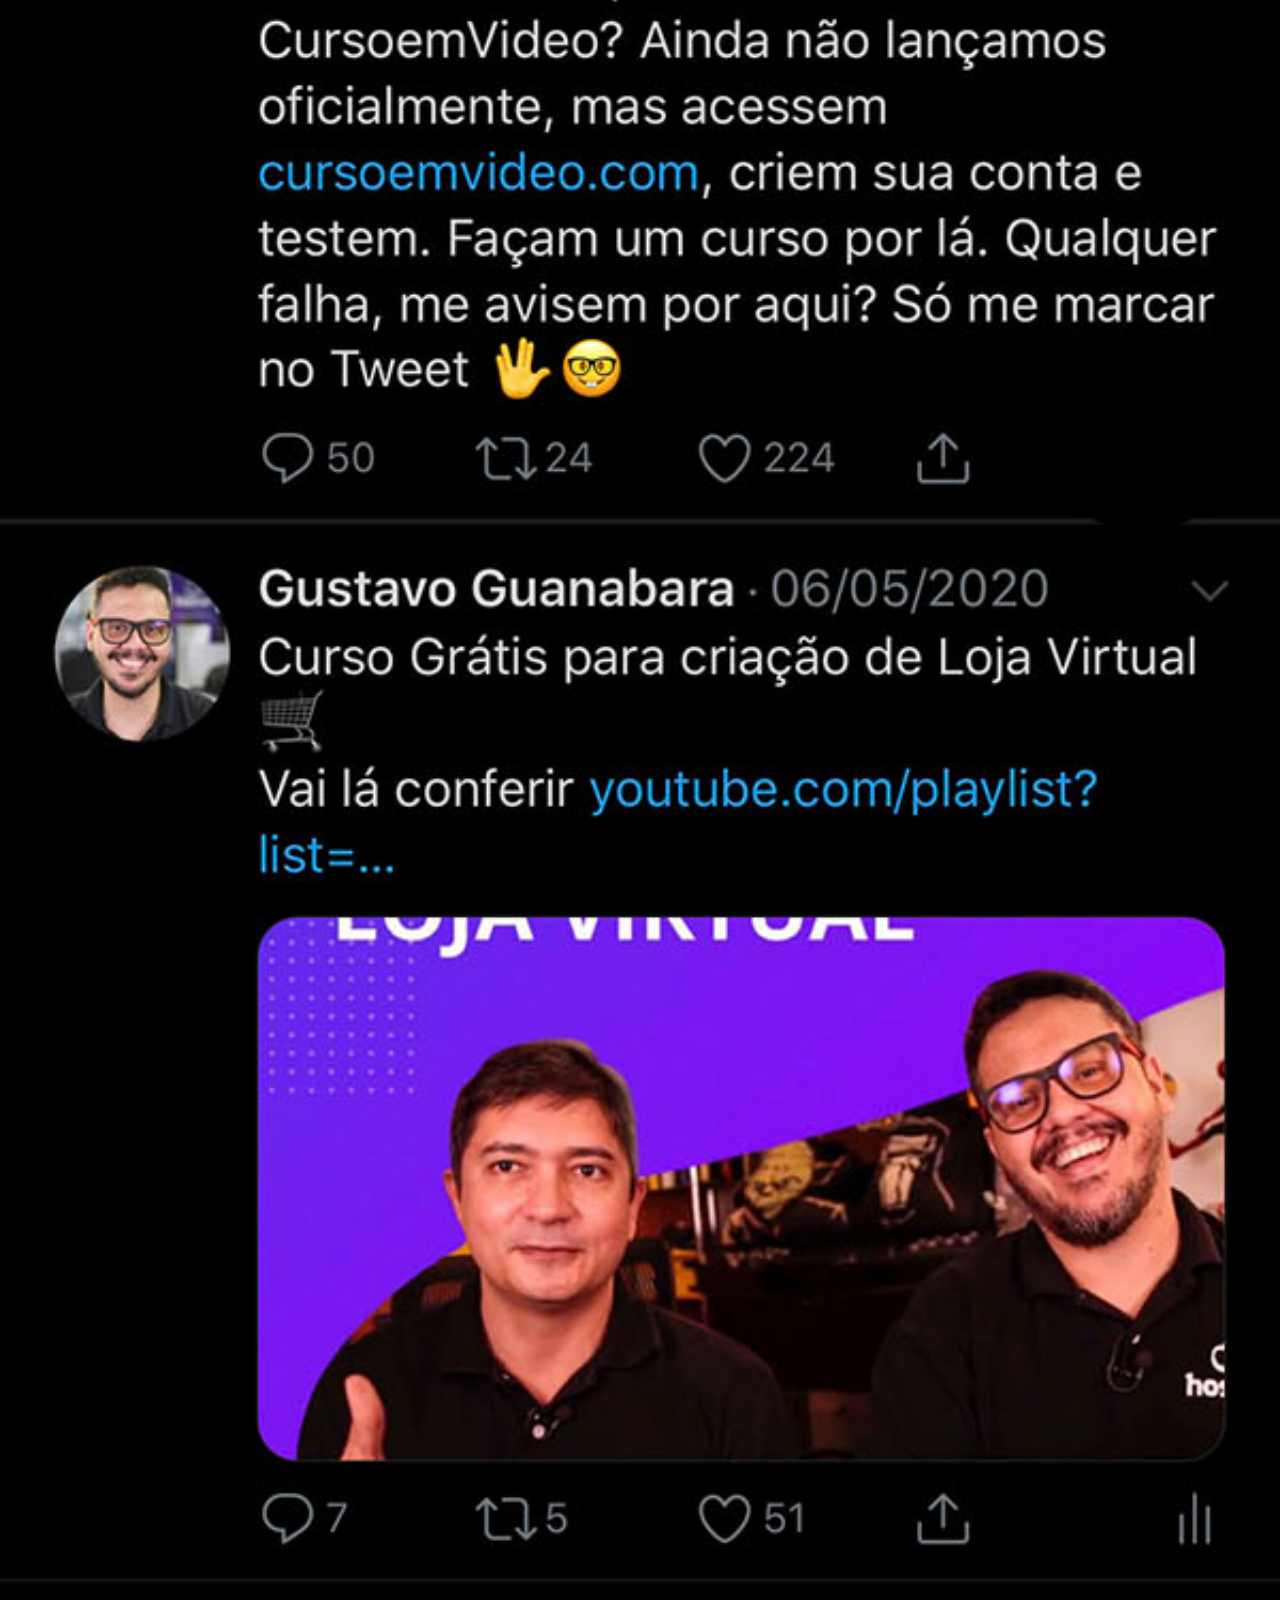
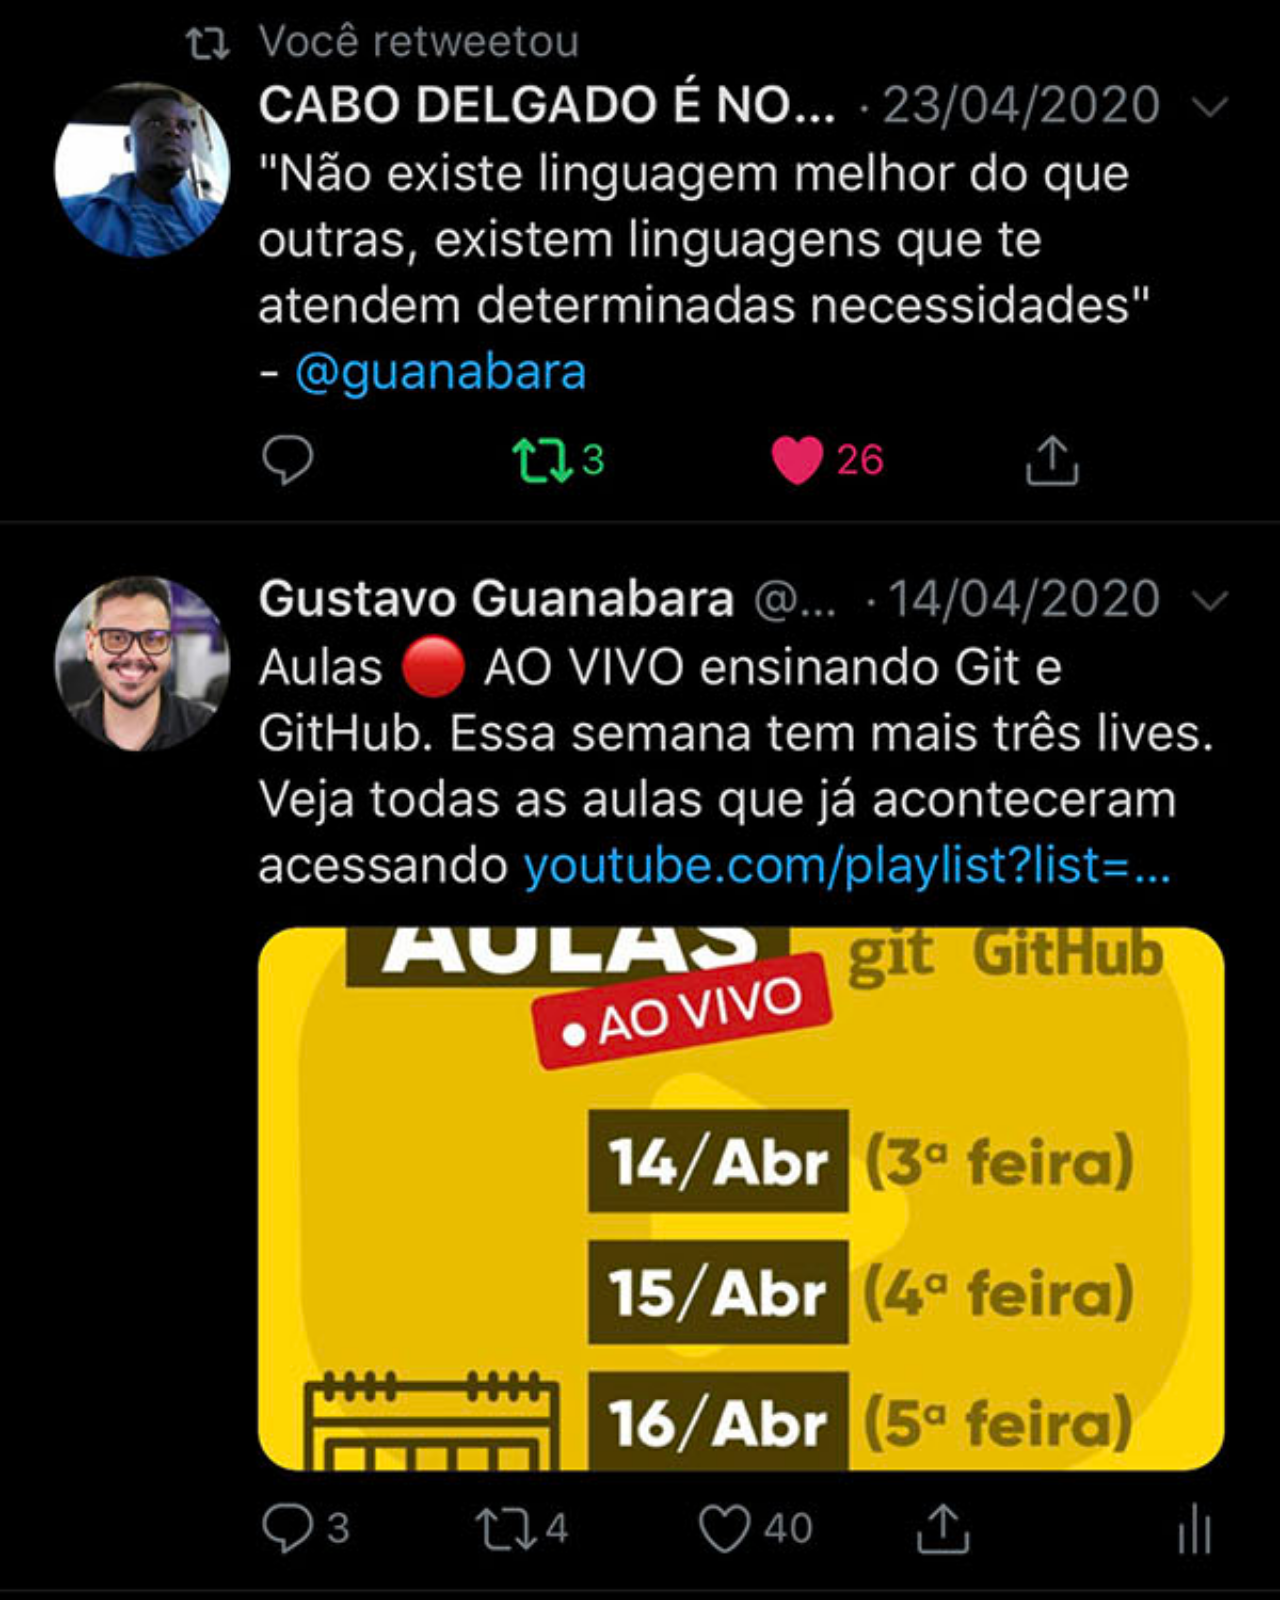
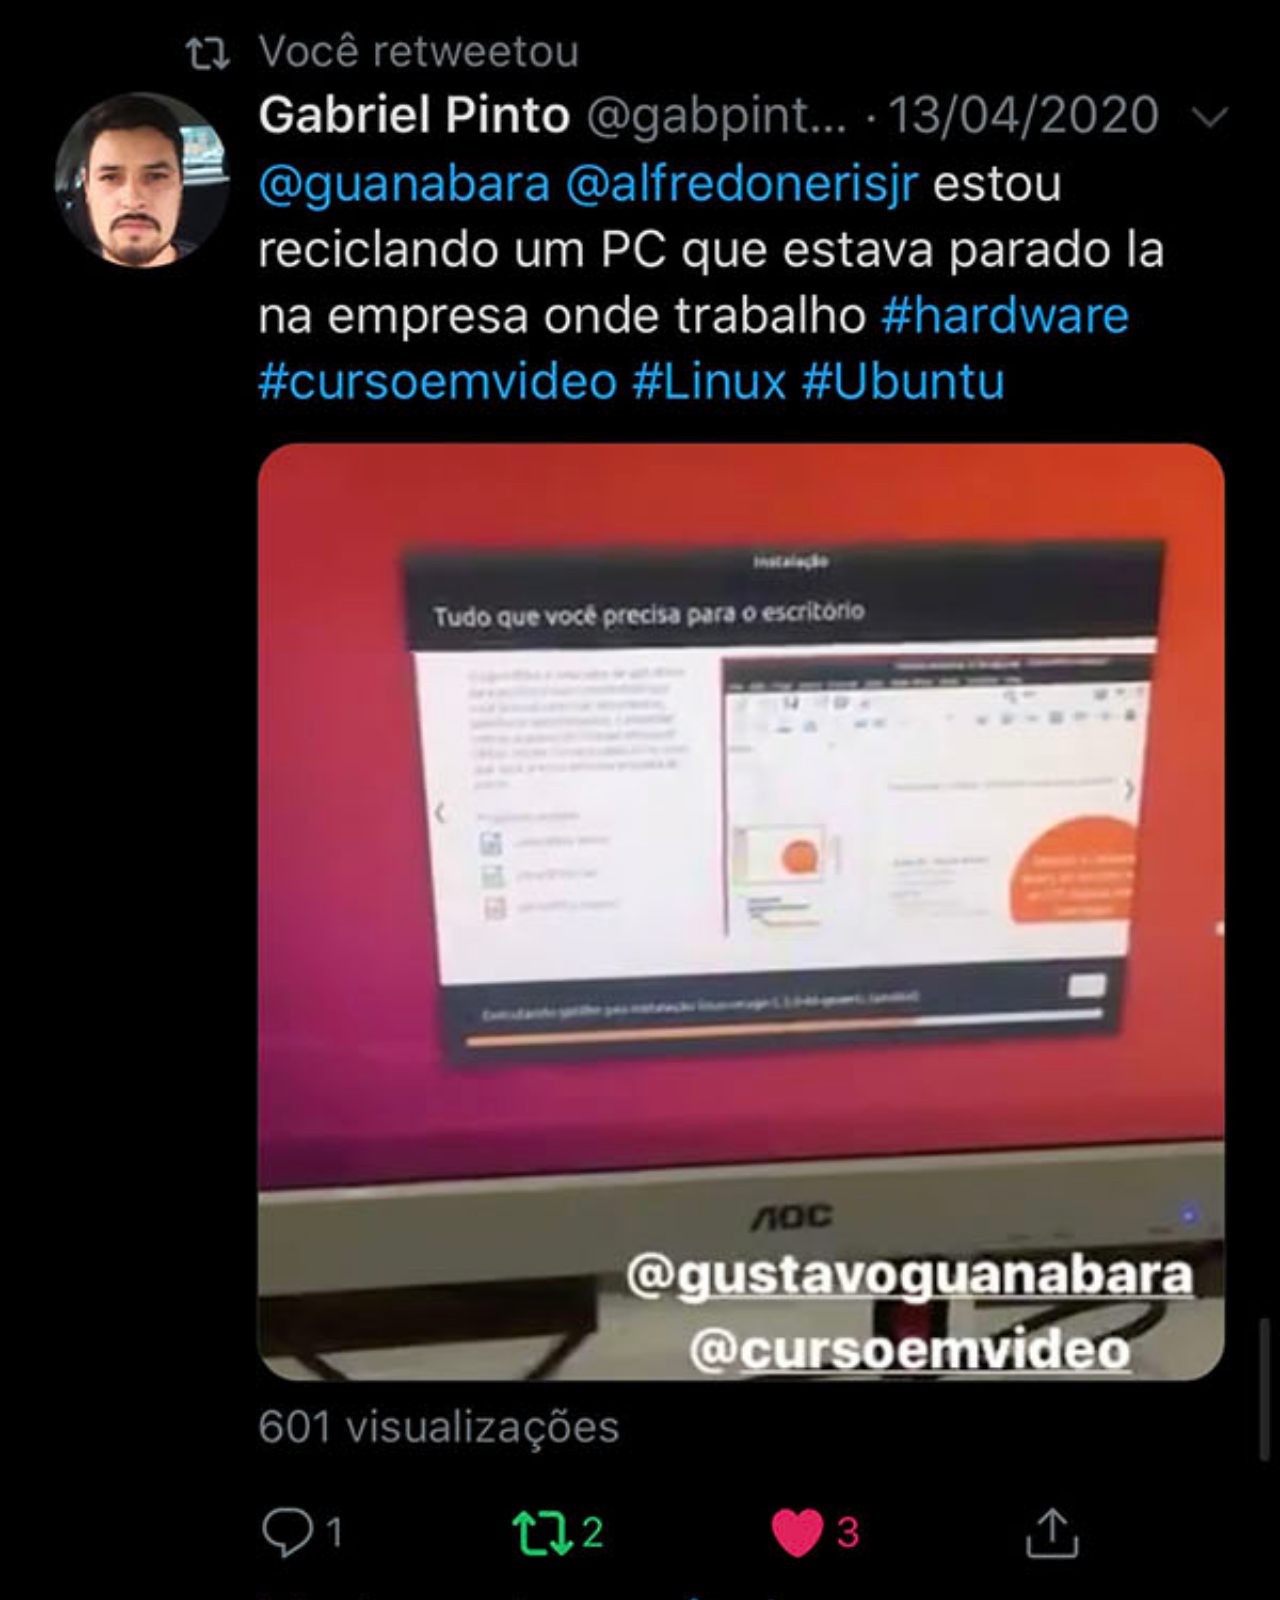
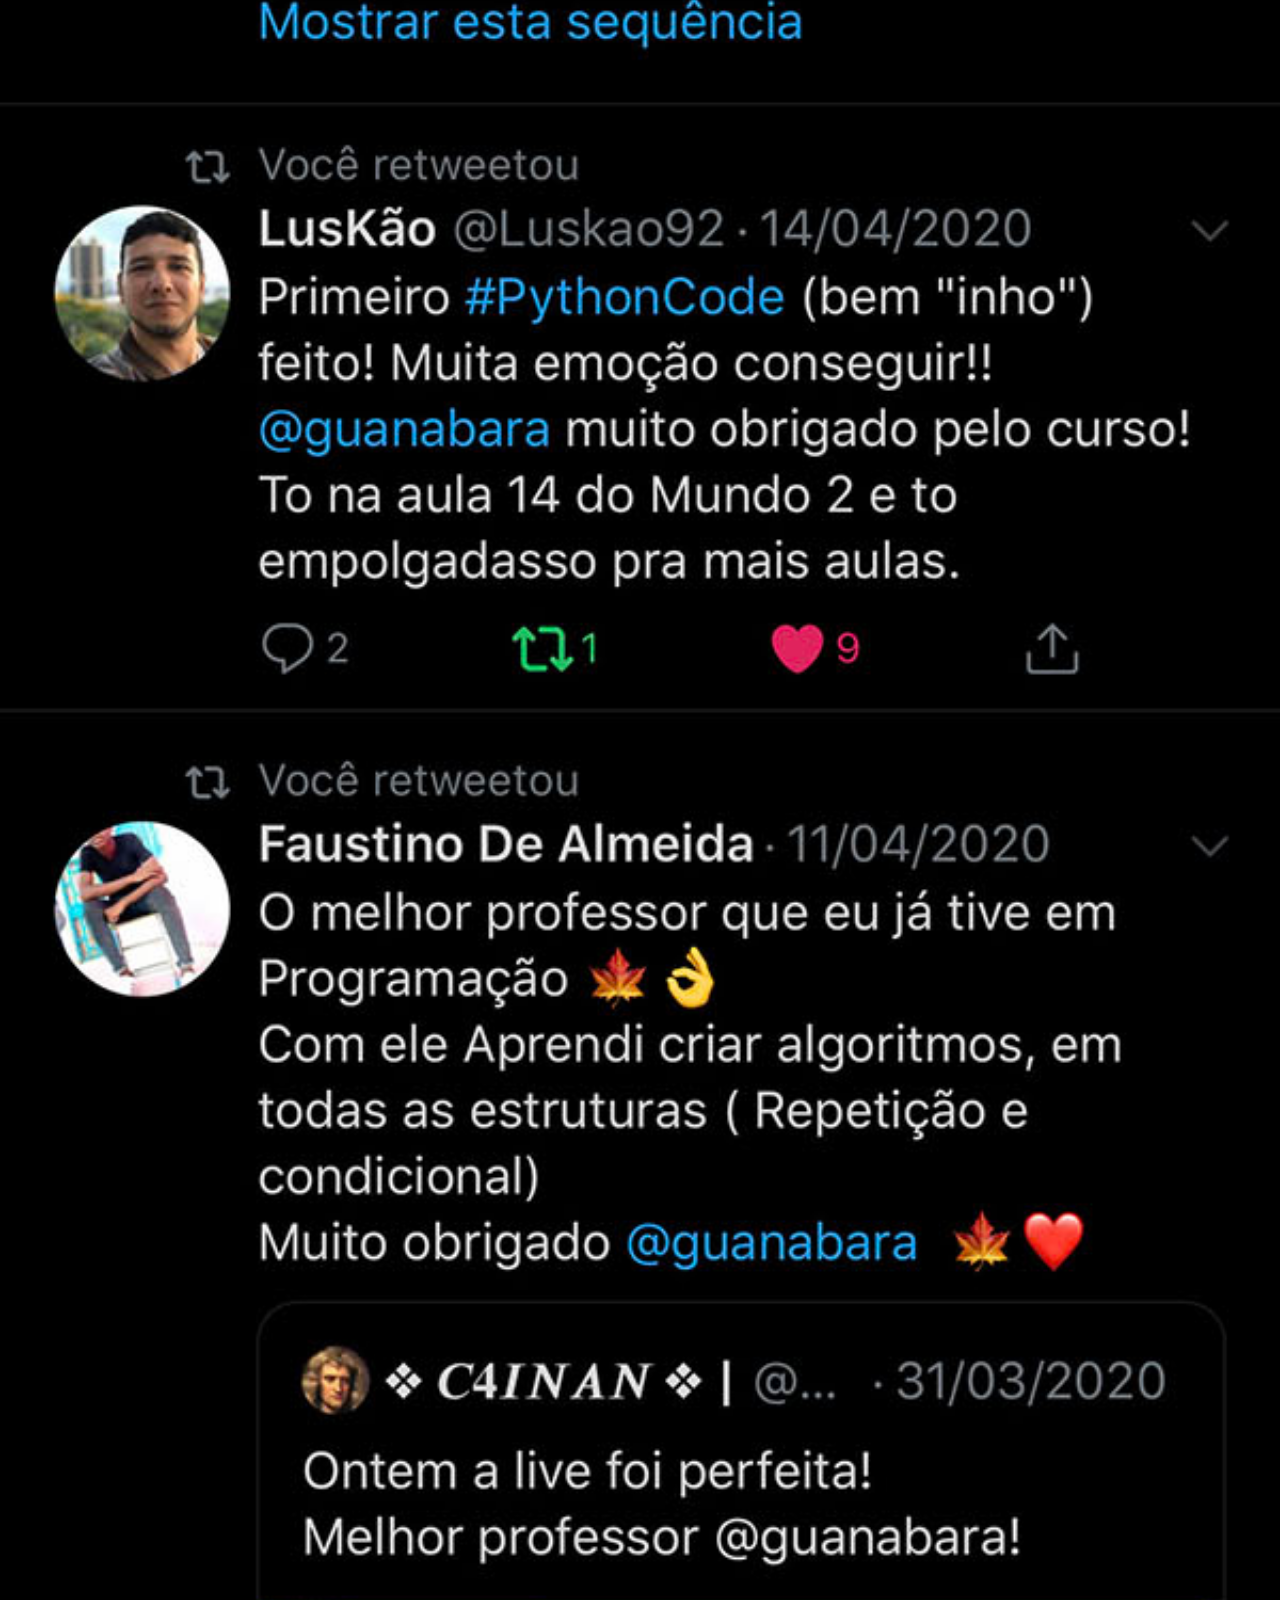
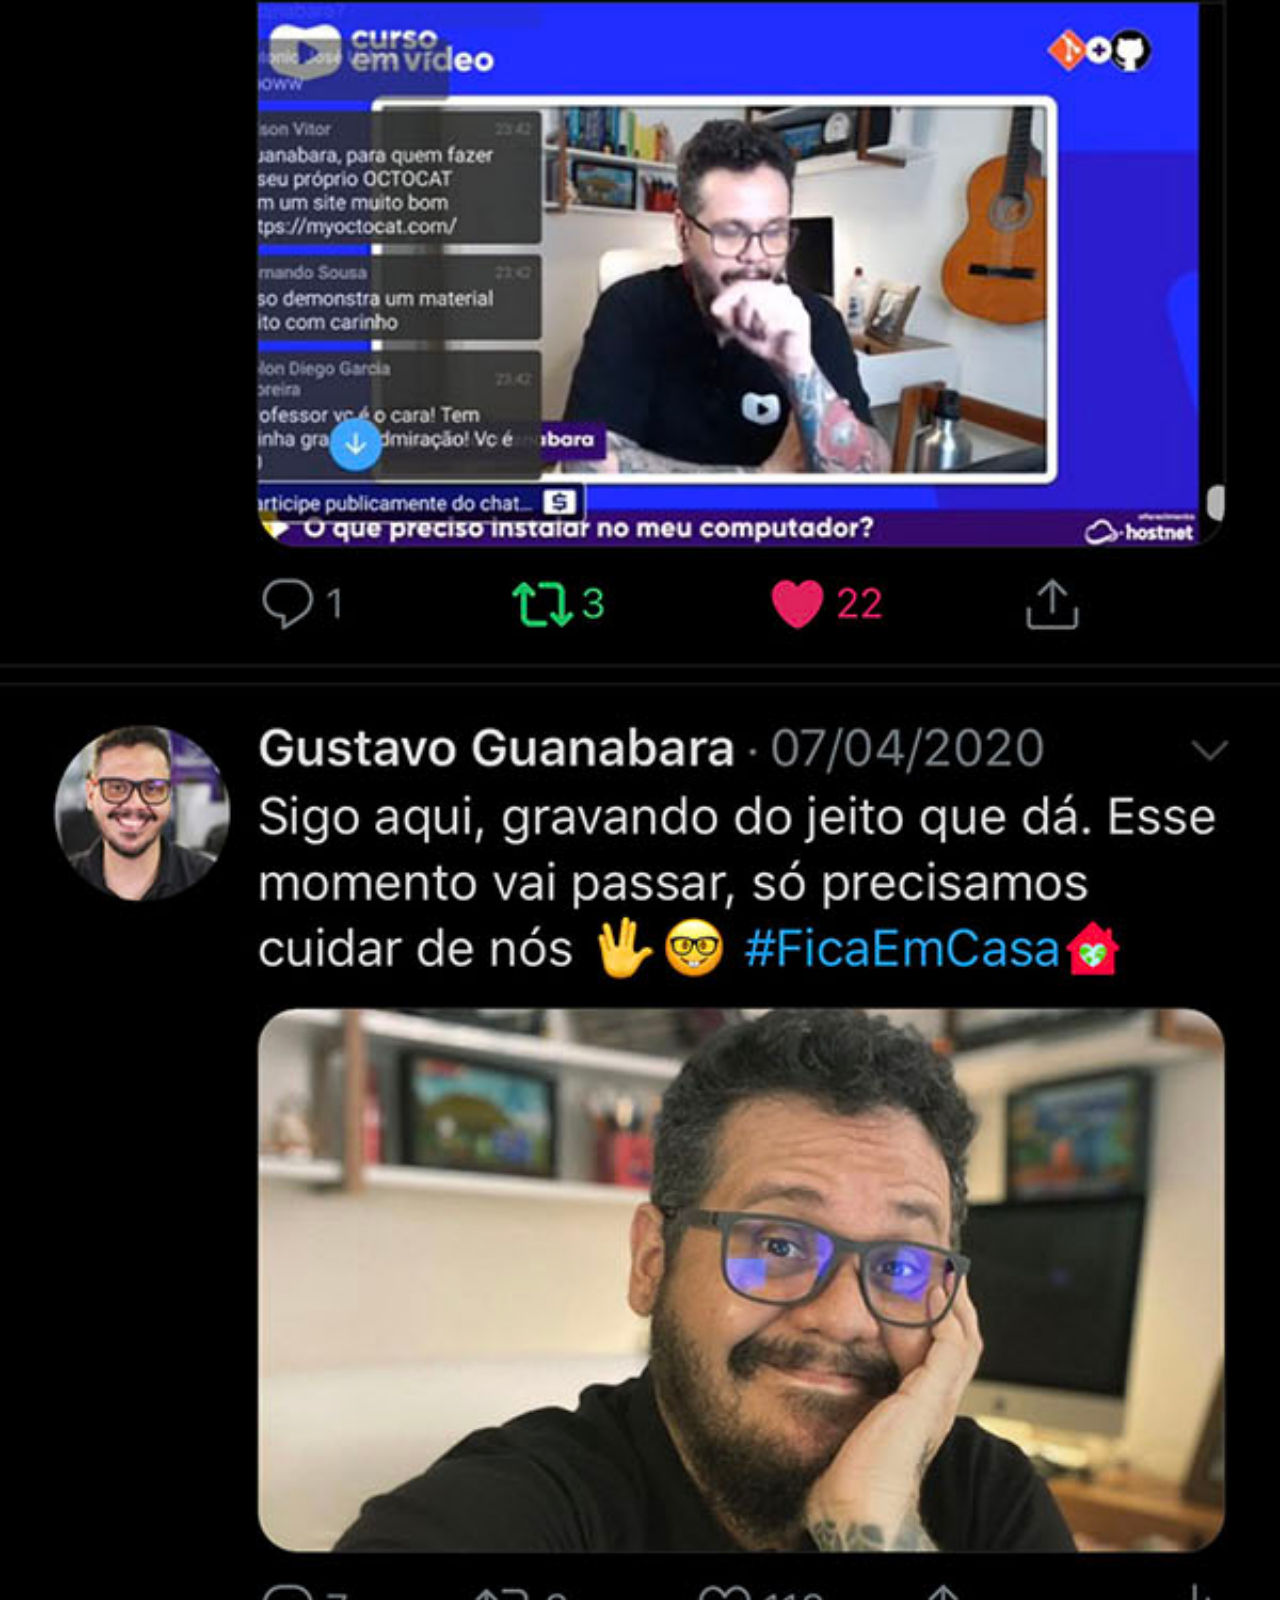
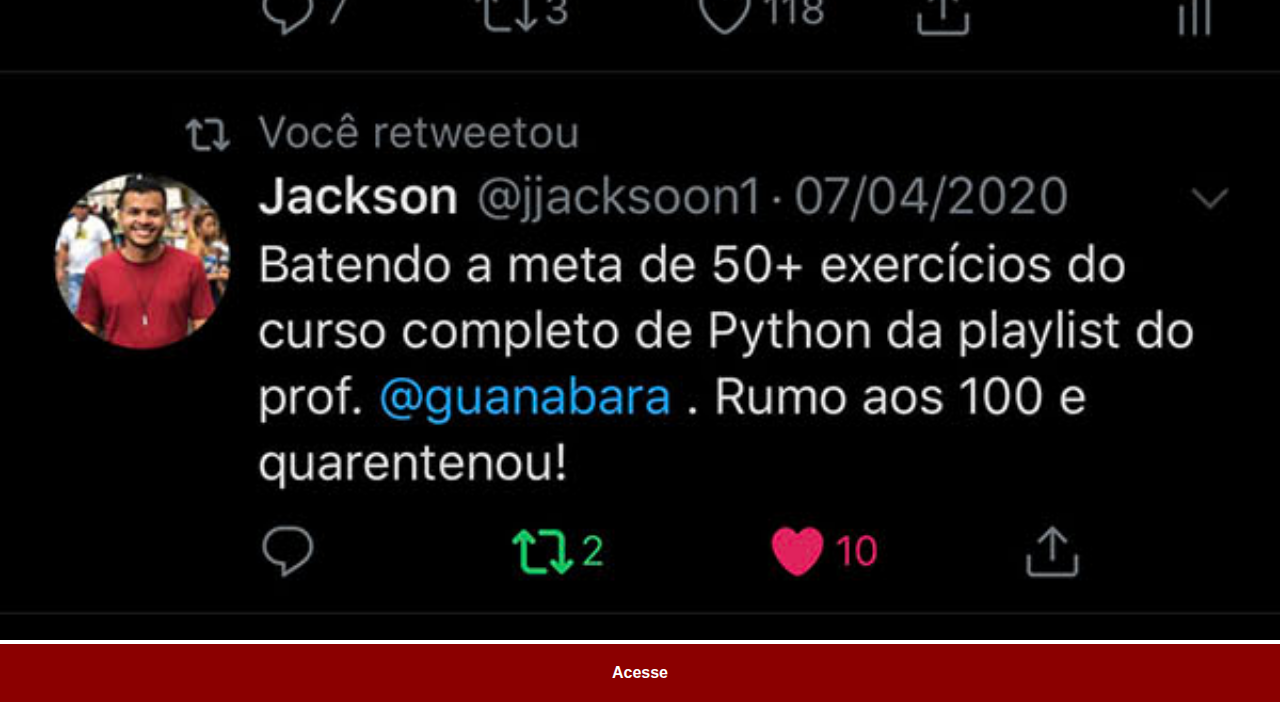
<file: twitter.html>
<!DOCTYPE html>
<html lang="pt-br">
<head>
    <meta charset="UTF-8">
    <meta name="viewport" content="width=device-width, initial-scale=1.0">
    <title>Document</title>
    <link rel="stylesheet" href="estilos/social.css">
</head>
<body>
    <img src="imagens/tela-twitter.jpg" alt="">
    <a href="https://x.com/guanabara" target="_blank">Acesse</a>
</body>
</html>
</file>
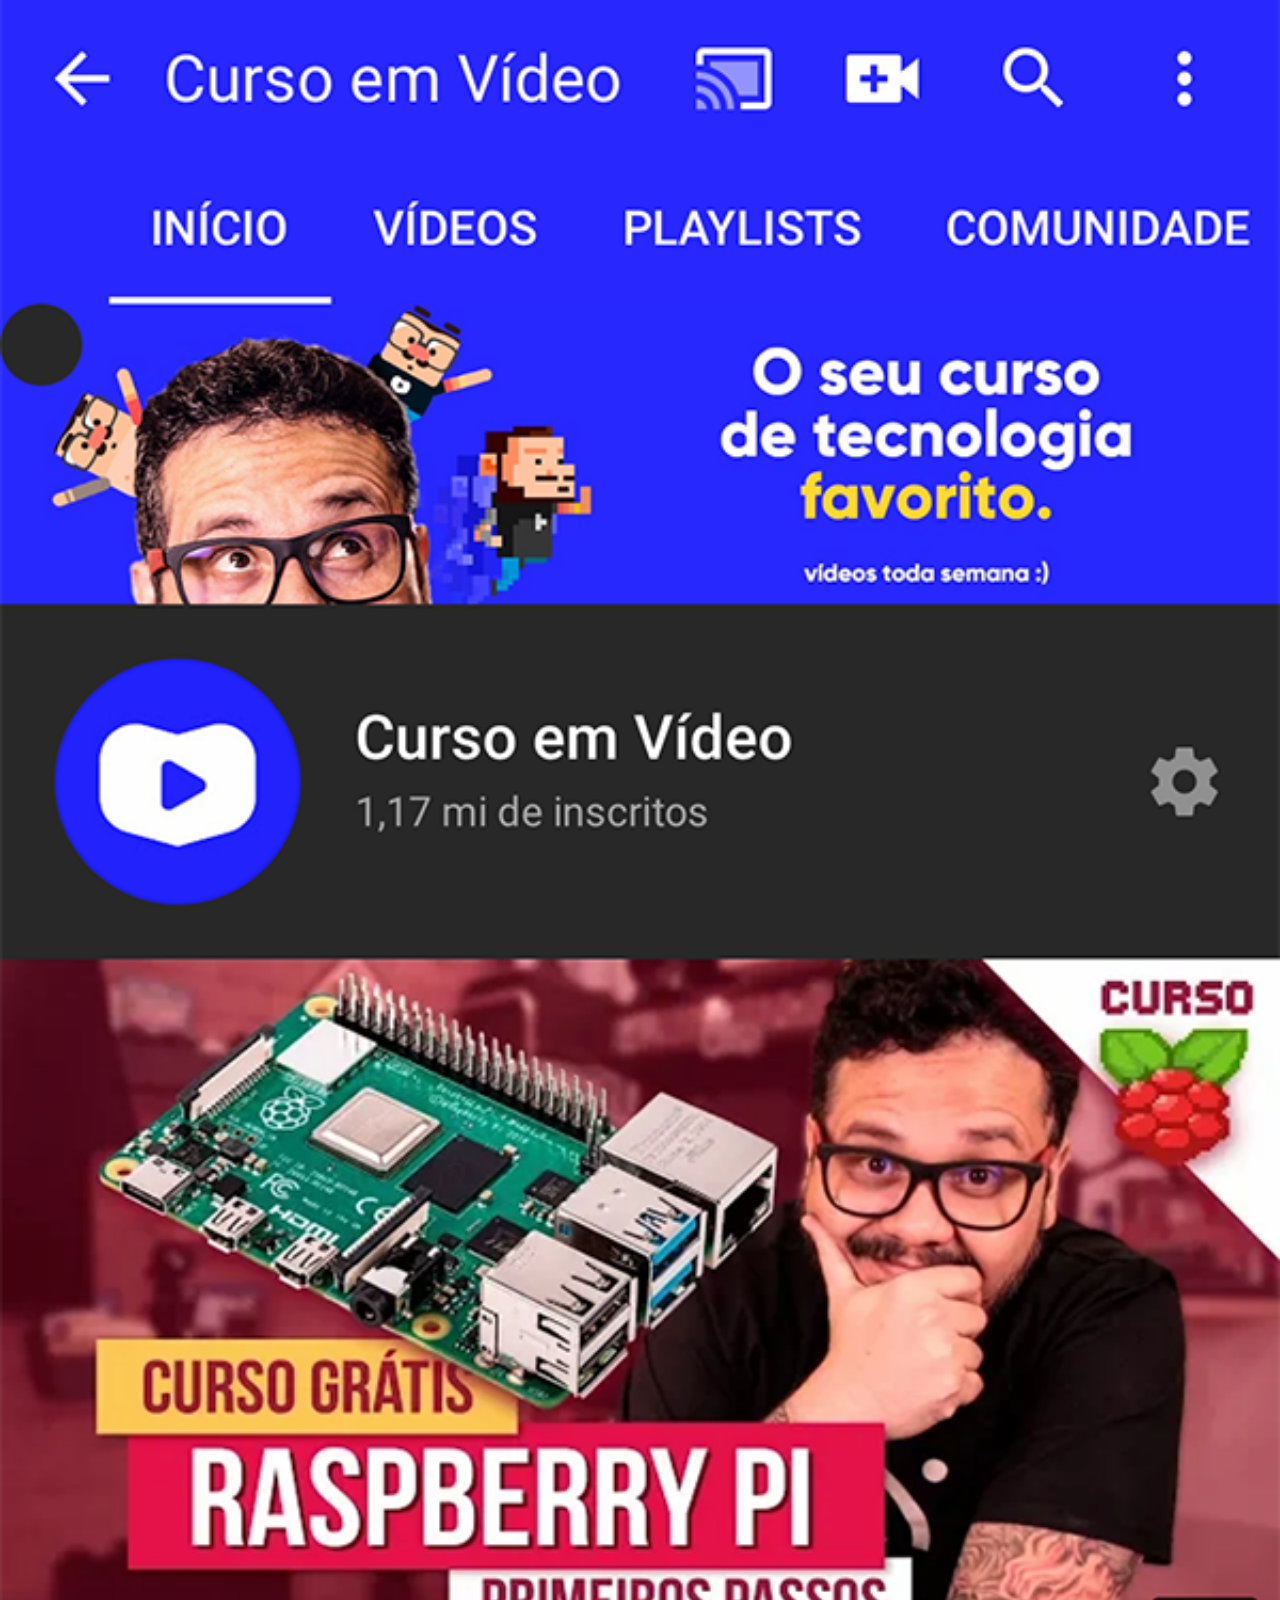
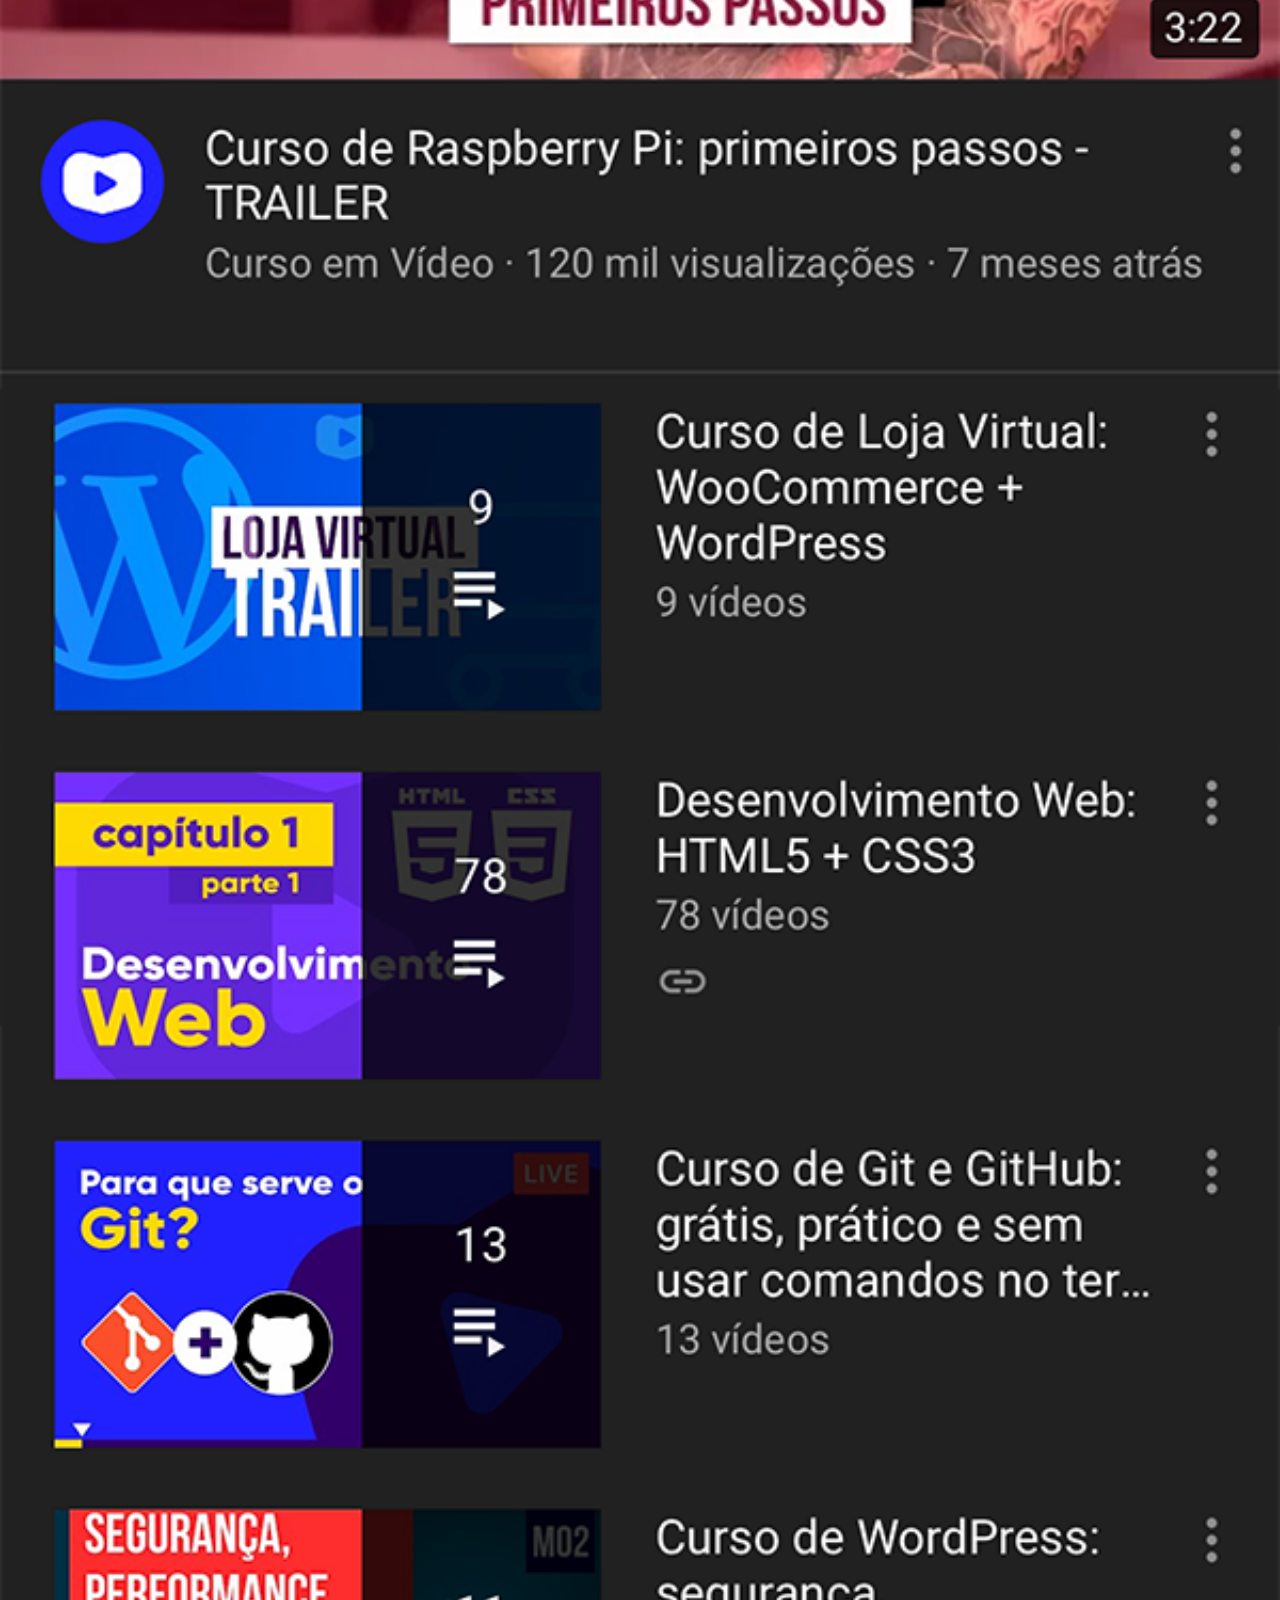
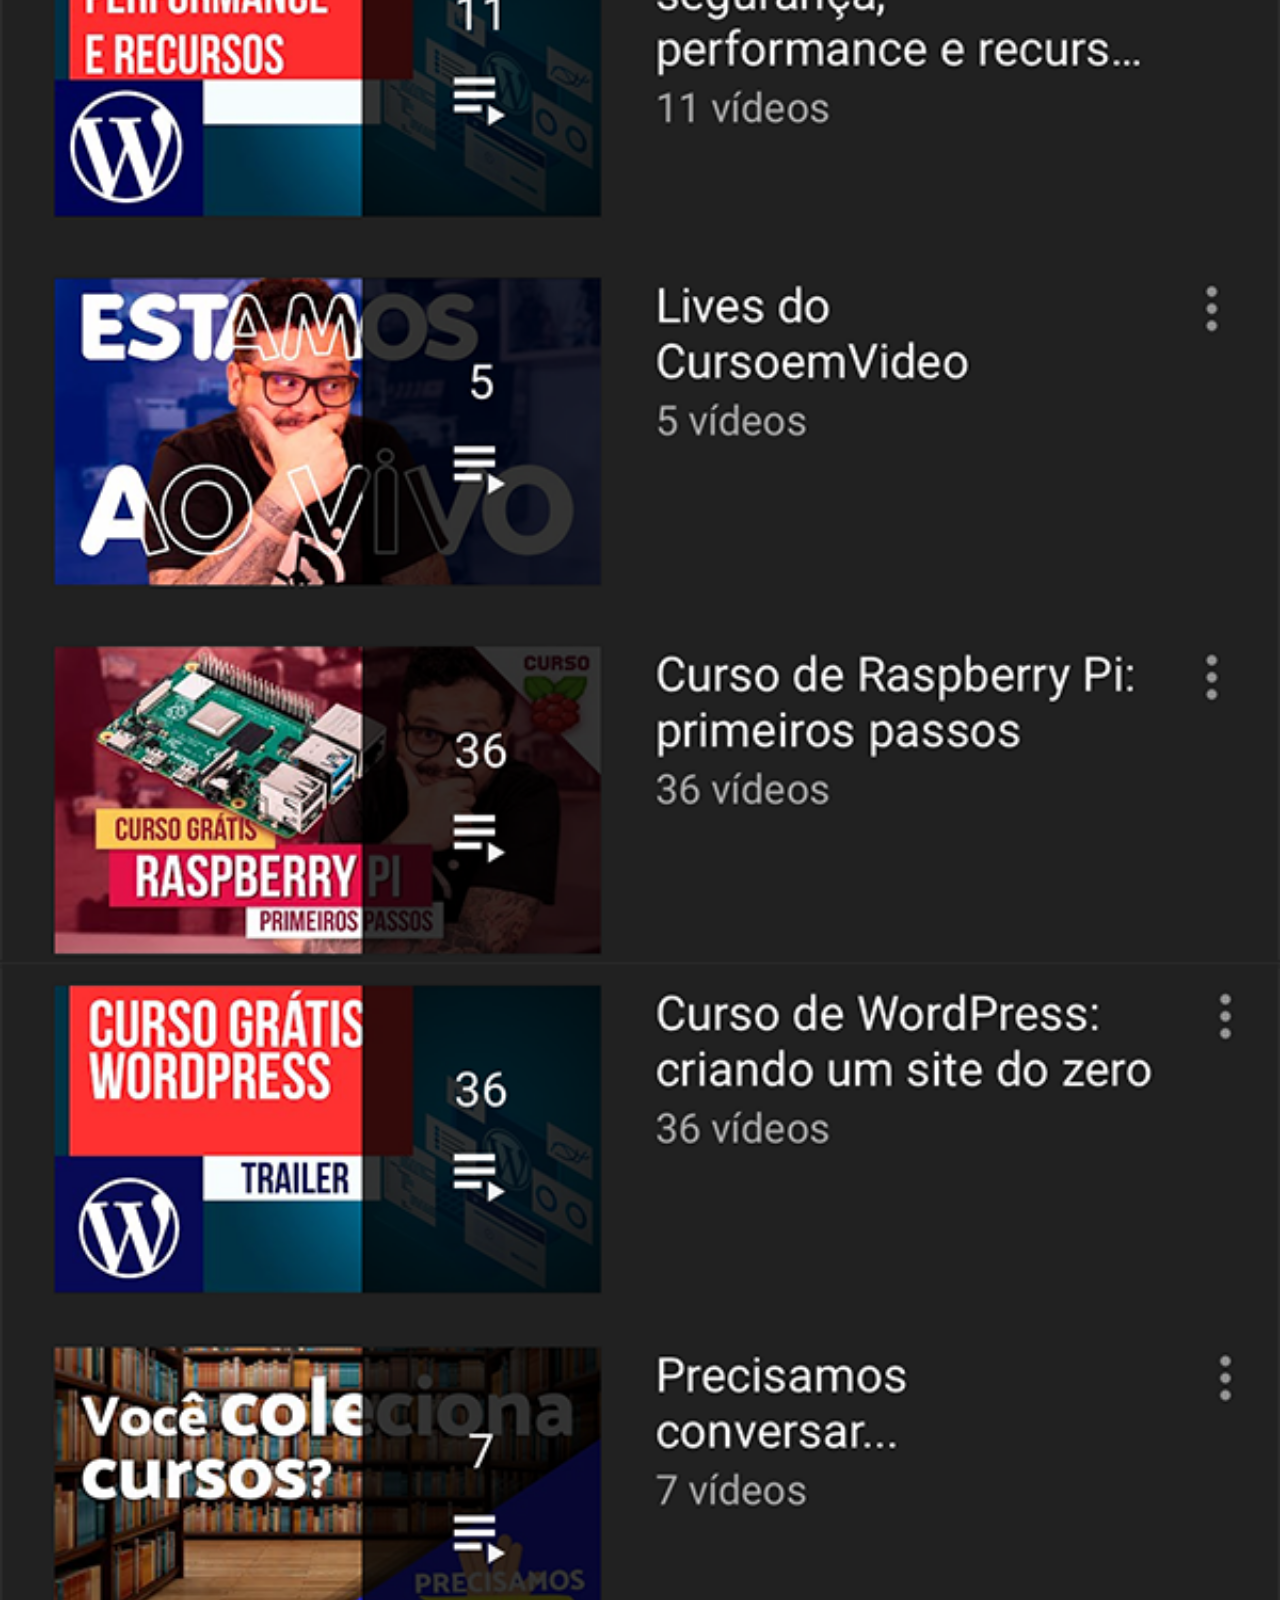
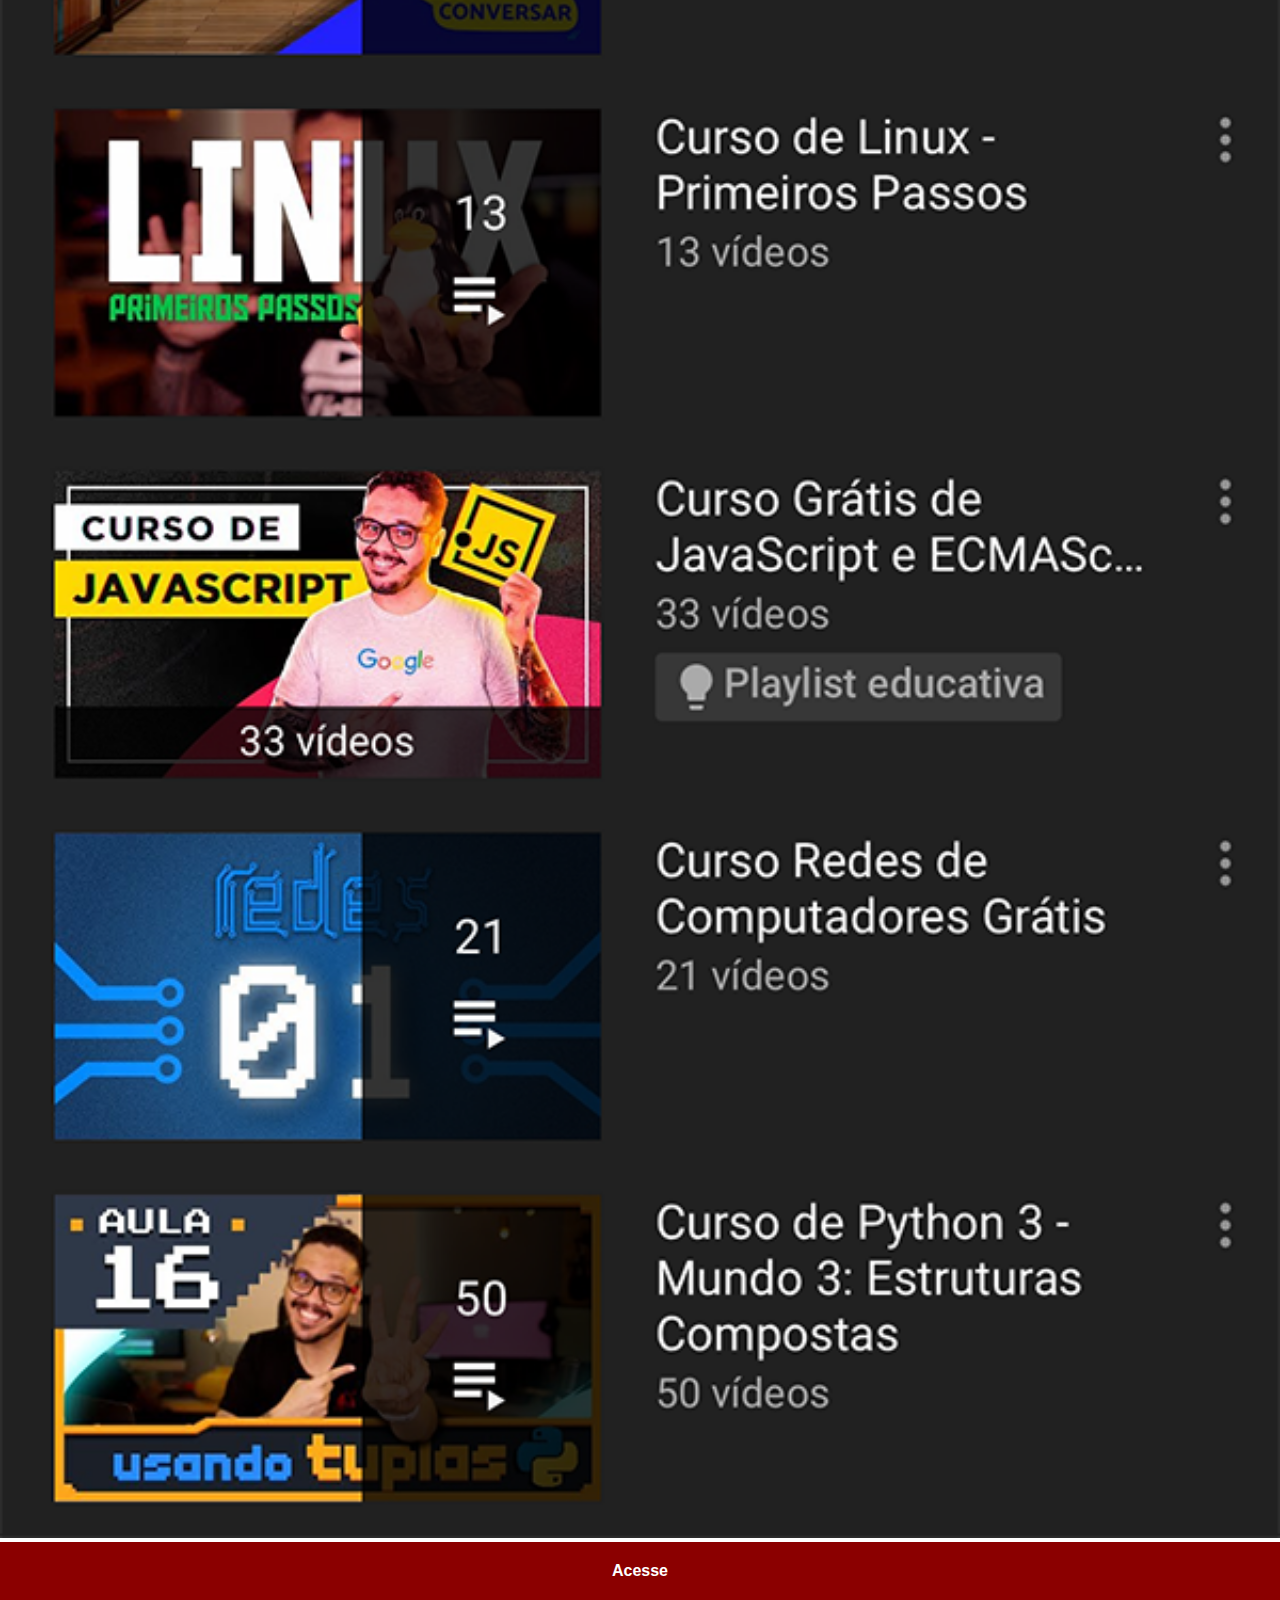
<file: youtube.html>
<!DOCTYPE html>
<html lang="pt-br">
<head>
    <meta charset="UTF-8">
    <meta name="viewport" content="width=device-width, initial-scale=1.0">
    <title>Document</title>
    <link rel="stylesheet" href="estilos/social.css">
</head>
<body>
    <img src="imagens/tela-youtube.png" alt="youtube">
    <a href="https://www.youtube.com/c/CursoemV%C3%ADdeo/playlists" target="_blank">Acesse</a>
</body>
</html>
</file>
<file: estilos/style.css>
@charset "utf-8";

*{
    margin: 0px;
    padding: 0px;
    font-family: Arial, Helvetica, sans-serif;
}

html, body{
    height: 100vh;
    width: 100vw;
}

main{
    height: 100vh;
    position: relative;
}

body{
    background: url('../imagens/fundo-madeira.jpg') no-repeat top center;
    background-size: cover;
    background-attachment: fixed;
}

#telefone{
    height: 627px;
    width: 311px;
    background: url('../imagens/frame-iphone.png');
    background-repeat: no-repeat;
    position: absolute;
    top: 50%;
    left: 50%;
    transform: translate(-50%, -50%);
}

#tela{
    position: relative;
    top: 80px;
    left: 22px;
    width: 267px;
    height: 471px;
}

#redes-sociais{
    text-align: right;
}

#redes-sociais a img{
    width: 50px;
    margin: 10px;
    border-radius: 50%;
    box-shadow: 2px 2px 5px rgba(0, 0, 0, 0.432);
    box-sizing: border-box;
}

#redes-sociais img:hover{
    border: 2px solid rgba(255, 255, 255, 0.705);
    transform: translate(-3px, -3px);
    box-shadow: 5px 5px 10px rgba(0, 0, 0, 0.432);
    transition: transform 0.5s;
}
</file>
<file: estilos/social.css>
@charset "UTF-8";

*{
    margin: 0px;
    padding: 0px;
    font-family: Arial, Helvetica, sans-serif;
}

img{
    width: 100vw;
}

::-webkit-scrollbar{
    width: 0px;
    height: 0px;
}

a{
    display: block;
    background-color: darkred;
    color: white;
    padding: 20px;
    text-align: center;
    font-weight: bolder;
    text-decoration: none;
}

a:hover{
    background-color: red;
}
</file>
